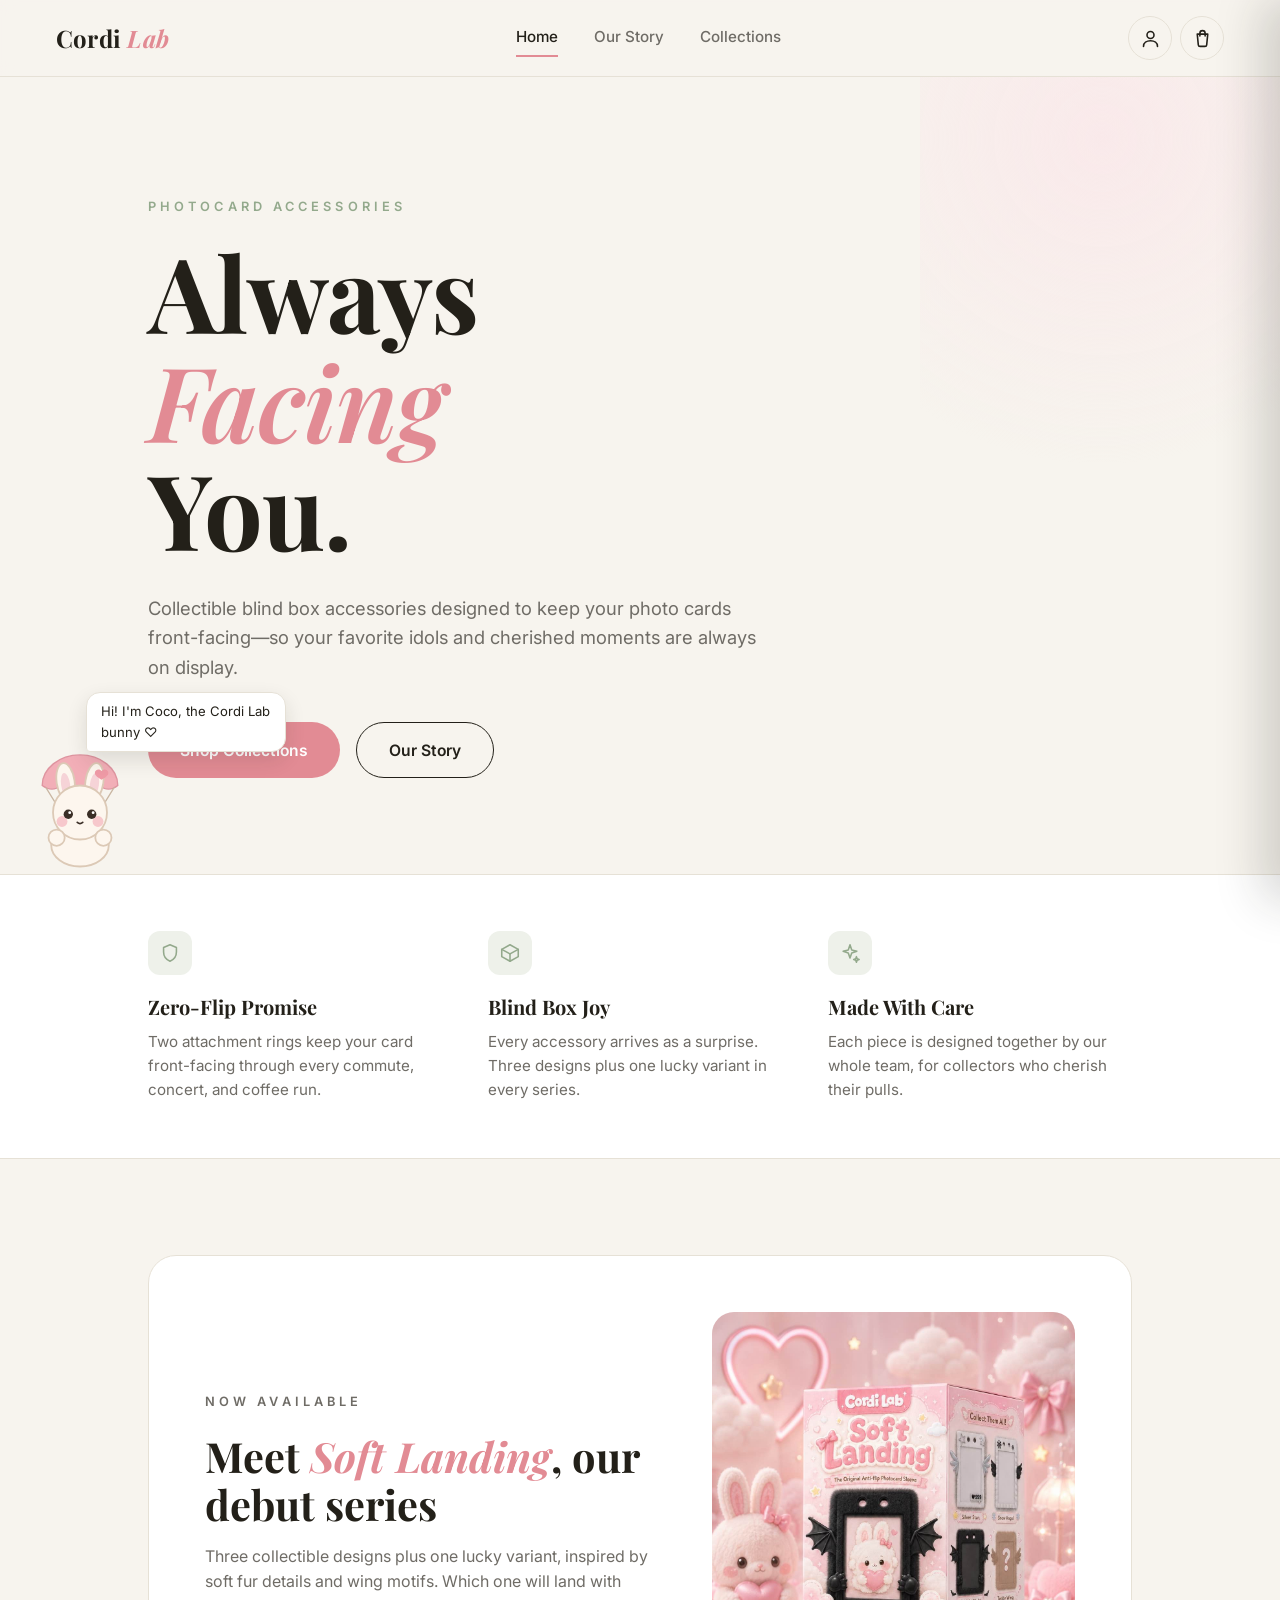
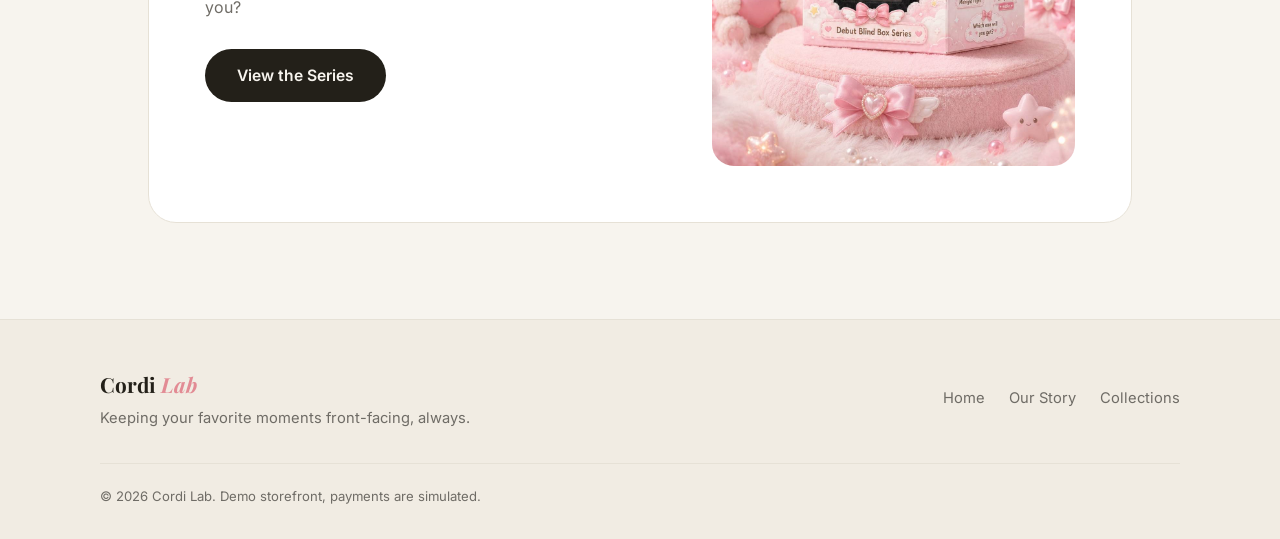
<file: index.html>
<!DOCTYPE html>
<html lang="en">
<head>
<meta charset="UTF-8">
<meta name="viewport" content="width=device-width, initial-scale=1.0">
<title>Cordi Lab — Photocard Accessories</title>
<meta name="description" content="Collectible blind box accessories designed to keep your photo cards front-facing.">
<link rel="preconnect" href="https://fonts.googleapis.com">
<link rel="preconnect" href="https://fonts.gstatic.com" crossorigin>
<link href="https://fonts.googleapis.com/css2?family=Playfair+Display:ital,wght@0,500;0,600;0,700;1,500;1,600&family=Inter:wght@400;500;600&display=swap" rel="stylesheet">
<link rel="stylesheet" href="styles.css?v=12">
<link rel="icon" href="img/favicon.svg" type="image/svg+xml">
<link rel="icon" href="img/favicon.png" type="image/png" sizes="64x64">
<link rel="apple-touch-icon" href="img/favicon-180.png">
</head>
<body>

<header class="site-header">
  <a class="brand" href="#/">Cordi <span>Lab</span></a>
  <nav class="site-nav" aria-label="Main navigation">
    <a href="#/" data-nav="home">Home</a>
    <a href="#/our-story" data-nav="our-story">Our Story</a>
    <a href="#/collections" data-nav="collections">Collections</a>
  </nav>
  <div class="header-icons">
  <a class="cart-button" id="account-button" href="#/account" aria-label="Your account">
    <svg viewBox="0 0 24 24" fill="none" stroke="currentColor" stroke-width="1.8" stroke-linecap="round" stroke-linejoin="round" aria-hidden="true">
      <circle cx="12" cy="8" r="4"/>
      <path d="M4 21c0-4 3.6-6.5 8-6.5s8 2.5 8 6.5"/>
    </svg>
  </a>
  <button class="cart-button" id="cart-button" aria-label="Open cart">
    <svg viewBox="0 0 24 24" fill="none" stroke="currentColor" stroke-width="1.8" stroke-linecap="round" stroke-linejoin="round" aria-hidden="true">
      <path d="M6 7h12l-1.2 12.2a2 2 0 0 1-2 1.8H9.2a2 2 0 0 1-2-1.8L6 7z"/>
      <path d="M9 9V6a3 3 0 0 1 6 0v3"/>
    </svg>
    <span class="cart-count" id="cart-count" hidden>0</span>
  </button>
  </div>
</header>

<main id="app" tabindex="-1"></main>

<footer class="site-footer">
  <div class="footer-inner">
    <div>
      <p class="footer-brand">Cordi <span>Lab</span></p>
      <p class="footer-tag">Keeping your favorite moments front-facing, always.</p>
    </div>
    <nav class="footer-nav" aria-label="Footer navigation">
      <a href="#/">Home</a>
      <a href="#/our-story">Our Story</a>
      <a href="#/collections">Collections</a>
    </nav>
  </div>
  <p class="footer-note">&copy; 2026 Cordi Lab. Demo storefront, payments are simulated.</p>
</footer>

<!-- Cart drawer -->
<div class="drawer-backdrop" id="drawer-backdrop" hidden></div>
<aside class="cart-drawer" id="cart-drawer" aria-label="Shopping cart" aria-hidden="true">
  <div class="cart-drawer-head">
    <h2>Your Cart</h2>
    <button class="icon-button" id="cart-close" aria-label="Close cart">&times;</button>
  </div>
  <div class="cart-items" id="cart-items"></div>
  <div class="cart-drawer-foot" id="cart-foot"></div>
</aside>

<!-- Mascot -->
<div class="mascot" id="mascot">
  <div class="coco-chat" id="coco-chat" role="dialog" aria-label="Chat with Coco" hidden>
    <div class="coco-chat-head">
      <span class="coco-chat-title">Coco <em>the Cordi bunny</em></span>
      <button class="icon-button" id="coco-chat-close" aria-label="Close chat">&times;</button>
    </div>
    <div class="coco-chat-messages" id="coco-chat-messages" aria-live="polite"></div>
    <div class="coco-chat-chips" id="coco-chat-chips"></div>
    <form class="coco-chat-inputrow" id="coco-chat-form">
      <input id="coco-chat-input" type="text" placeholder="Ask Coco anything…" autocomplete="off" maxlength="200">
      <button type="submit" class="coco-chat-send" aria-label="Send message">➤</button>
    </form>
  </div>
  <div class="mascot-bubble" id="mascot-bubble" hidden></div>
  <button class="mascot-stage" id="mascot-stage" aria-label="Chat with Coco, the Cordi Lab mascot"></button>
</div>

<div class="toast" id="toast" role="status" aria-live="polite" hidden></div>

<script src="app.js?v=12"></script>
</body>
</html>
</file>
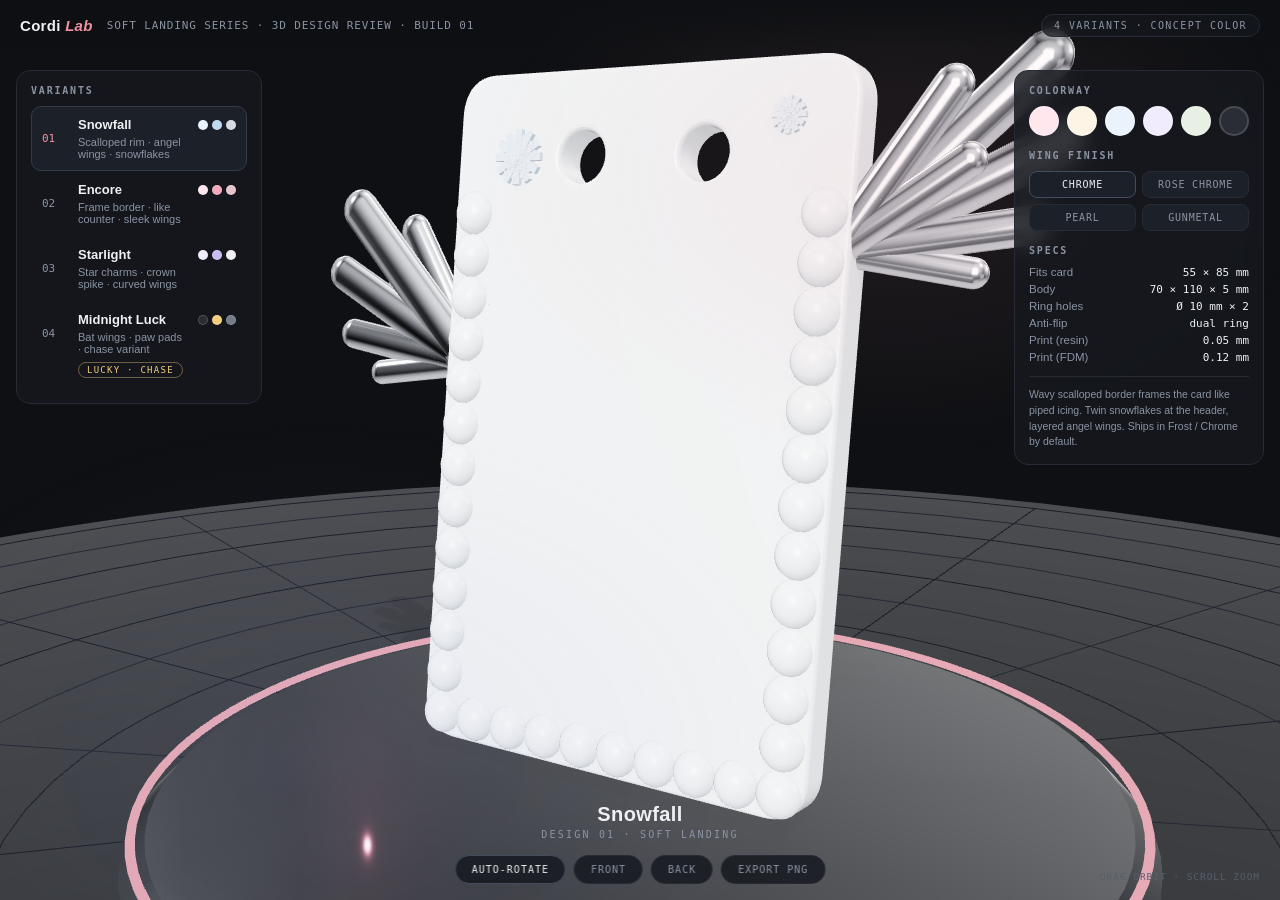
<file: design/index.html>
<!DOCTYPE html>
<html lang="en">
<head>
<meta charset="UTF-8">
<meta name="viewport" content="width=device-width, initial-scale=1.0">
<title>Cordi Lab — Soft Landing 3D Design Review</title>
<style>
  :root {
    --bg: #0e1013;
    --panel: #16191f;
    --panel2: #1c2028;
    --line: #262b35;
    --ink: #eef0f4;
    --dim: #8b93a3;
    --pink: #f191a3;
    --gold: #f2ce7e;
    --mono: "SF Mono", "Cascadia Code", Consolas, monospace;
    --sans: "Helvetica Neue", Arial, sans-serif;
  }
  * { margin: 0; padding: 0; box-sizing: border-box; }
  html, body { height: 100%; overflow: hidden; background: var(--bg); color: var(--ink); font-family: var(--sans); }

  #canvas-wrap { position: fixed; inset: 0; }
  #canvas-wrap canvas { display: block; }
  #glow {
    position: fixed; inset: 0; pointer-events: none;
    background:
      radial-gradient(600px 400px at 70% 20%, rgba(241,145,163,0.09), transparent 70%),
      radial-gradient(700px 500px at 25% 85%, rgba(126,156,242,0.07), transparent 70%);
  }

  .topbar {
    position: fixed; top: 0; left: 0; right: 0; z-index: 10;
    display: flex; align-items: center; gap: 14px;
    padding: 14px 20px;
    background: linear-gradient(180deg, rgba(14,16,19,0.9), rgba(14,16,19,0));
  }
  .brand { font-weight: 700; letter-spacing: 0.02em; font-size: 15px; }
  .brand em { color: var(--pink); font-style: italic; }
  .crumb { font-family: var(--mono); font-size: 11px; color: var(--dim); letter-spacing: 0.08em; }
  .badge {
    margin-left: auto; font-family: var(--mono); font-size: 10px; letter-spacing: 0.14em;
    border: 1px solid var(--line); color: var(--dim); border-radius: 999px; padding: 5px 12px;
    background: rgba(22,25,31,0.7); backdrop-filter: blur(6px);
  }

  .panel {
    position: fixed; z-index: 10;
    background: rgba(22,25,31,0.82); backdrop-filter: blur(10px);
    border: 1px solid var(--line); border-radius: 14px;
    padding: 14px;
  }
  .panel h3 {
    font-family: var(--mono); font-size: 10px; font-weight: 600;
    letter-spacing: 0.18em; color: var(--dim); text-transform: uppercase;
    margin-bottom: 10px;
  }

  #variants { left: 16px; top: 70px; width: 246px; }
  .variant {
    display: grid; grid-template-columns: 26px 1fr auto; gap: 4px 10px; align-items: center;
    width: 100%; text-align: left;
    background: none; border: 1px solid transparent; border-radius: 10px;
    color: var(--ink); padding: 10px; cursor: pointer; font: inherit;
  }
  .variant:hover { background: var(--panel2); }
  .variant.active { background: var(--panel2); border-color: #333a48; }
  .variant .num { grid-row: span 2; font-family: var(--mono); font-size: 11px; color: var(--dim); }
  .variant.active .num { color: var(--pink); }
  .variant .name { font-size: 13px; font-weight: 600; }
  .variant .sub { grid-column: 2; font-size: 11px; color: var(--dim); }
  .variant .dots { display: flex; gap: 4px; }
  .variant .dots i { width: 10px; height: 10px; border-radius: 50%; border: 1px solid rgba(255,255,255,0.18); }
  .lucky-tag {
    grid-column: 2; margin-top: 3px; justify-self: start;
    font-family: var(--mono); font-size: 9px; letter-spacing: 0.14em;
    color: var(--gold); border: 1px solid rgba(242,206,126,0.4); border-radius: 999px; padding: 2px 8px;
  }

  #inspector { right: 16px; top: 70px; width: 250px; max-height: calc(100vh - 150px); overflow-y: auto; }
  #inspector::-webkit-scrollbar { width: 0; }
  .swatches { display: flex; flex-wrap: wrap; gap: 8px; margin-bottom: 14px; }
  .swatch {
    width: 30px; height: 30px; border-radius: 50%;
    border: 2px solid rgba(255,255,255,0.14); cursor: pointer; padding: 0;
  }
  .swatch.active { border-color: #fff; box-shadow: 0 0 0 2px rgba(255,255,255,0.2); }
  .finish { display: grid; grid-template-columns: 1fr 1fr; gap: 6px; margin-bottom: 14px; }
  .finish button {
    font-family: var(--mono); font-size: 10px; letter-spacing: 0.08em;
    background: var(--panel2); color: var(--dim); border: 1px solid var(--line);
    border-radius: 8px; padding: 7px 4px; cursor: pointer;
  }
  .finish button.active { color: var(--ink); border-color: #444d60; }
  .spec { font-size: 11.5px; color: var(--dim); display: grid; grid-template-columns: auto 1fr; gap: 4px 12px; }
  .spec b { color: var(--ink); font-weight: 500; font-family: var(--mono); font-size: 11px; text-align: right; }
  .note { margin-top: 12px; font-size: 10.5px; line-height: 1.5; color: var(--dim); border-top: 1px solid var(--line); padding-top: 10px; }

  #hud {
    position: fixed; bottom: 16px; left: 50%; transform: translateX(-50%); z-index: 10;
    display: flex; gap: 8px; align-items: center;
  }
  #hud button {
    font-family: var(--mono); font-size: 10px; letter-spacing: 0.1em;
    background: rgba(22,25,31,0.85); color: var(--dim); border: 1px solid var(--line);
    border-radius: 999px; padding: 8px 16px; cursor: pointer; backdrop-filter: blur(8px);
  }
  #hud button:hover, #hud button.on { color: var(--ink); border-color: #444d60; }
  #hint {
    position: fixed; bottom: 18px; right: 20px; z-index: 10;
    font-family: var(--mono); font-size: 9.5px; letter-spacing: 0.1em; color: #575f6e;
  }
  #title-card {
    position: fixed; bottom: 60px; left: 50%; transform: translateX(-50%); z-index: 9;
    text-align: center; pointer-events: none;
  }
  #title-card .t { font-size: 20px; font-weight: 700; letter-spacing: 0.02em; }
  #title-card .s { font-family: var(--mono); font-size: 10px; letter-spacing: 0.22em; color: var(--dim); text-transform: uppercase; margin-top: 3px; }

  @media (max-width: 900px) {
    #variants { width: 200px; }
    #inspector { display: none; }
  }
</style>
<script type="importmap">
  { "imports": { "three": "./vendor/three.module.js" } }
</script>
</head>
<body>
<div id="canvas-wrap"></div>
<div id="glow"></div>

<div class="topbar">
  <span class="brand">Cordi <em>Lab</em></span>
  <span class="crumb">SOFT LANDING SERIES · 3D DESIGN REVIEW · BUILD 01</span>
  <span class="badge">4 VARIANTS · CONCEPT COLOR</span>
</div>

<div class="panel" id="variants"><h3>Variants</h3></div>

<div class="panel" id="inspector">
  <h3>Colorway</h3>
  <div class="swatches" id="body-swatches"></div>
  <h3>Wing Finish</h3>
  <div class="finish" id="wing-finishes"></div>
  <h3>Specs</h3>
  <div class="spec">
    <span>Fits card</span><b>55 × 85 mm</b>
    <span>Body</span><b>70 × 110 × 5 mm</b>
    <span>Ring holes</span><b>Ø 10 mm × 2</b>
    <span>Anti-flip</span><b>dual ring</b>
    <span>Print (resin)</span><b>0.05 mm</b>
    <span>Print (FDM)</span><b>0.12 mm</b>
  </div>
  <p class="note" id="design-note"></p>
</div>

<div id="title-card"><div class="t" id="tc-name"></div><div class="s" id="tc-sub"></div></div>

<div id="hud">
  <button id="btn-rotate" class="on">AUTO-ROTATE</button>
  <button id="btn-front">FRONT</button>
  <button id="btn-back">BACK</button>
  <button id="btn-export">EXPORT PNG</button>
</div>
<div id="hint">DRAG ORBIT · SCROLL ZOOM</div>

<script type="module">
import * as THREE from 'three';
import { OrbitControls } from './vendor/OrbitControls.js';
import { RoomEnvironment } from './vendor/RoomEnvironment.js';

/* ---------- renderer / scene ---------- */

const wrap = document.getElementById('canvas-wrap');
const renderer = new THREE.WebGLRenderer({ antialias: true, preserveDrawingBuffer: true });
renderer.setPixelRatio(Math.min(devicePixelRatio, 2));
renderer.setSize(innerWidth, innerHeight);
renderer.shadowMap.enabled = true;
renderer.shadowMap.type = THREE.PCFSoftShadowMap;
renderer.toneMapping = THREE.ACESFilmicToneMapping;
renderer.toneMappingExposure = 1.05;
wrap.appendChild(renderer.domElement);

const scene = new THREE.Scene();
scene.background = new THREE.Color(0x0e1013);
scene.fog = new THREE.Fog(0x0e1013, 420, 900);

const pmrem = new THREE.PMREMGenerator(renderer);
scene.environment = pmrem.fromScene(new RoomEnvironment(), 0.04).texture;

const camera = new THREE.PerspectiveCamera(38, innerWidth / innerHeight, 1, 2000);
camera.position.set(110, 95, 175);

const controls = new OrbitControls(camera, renderer.domElement);
controls.target.set(0, 58, 0);
controls.enableDamping = true;
controls.autoRotate = true;
controls.autoRotateSpeed = 1.1;
controls.minDistance = 90;
controls.maxDistance = 420;
controls.maxPolarAngle = Math.PI * 0.55;

/* lights */
const key = new THREE.DirectionalLight(0xffffff, 1.4);
key.position.set(80, 160, 100);
key.castShadow = true;
key.shadow.mapSize.set(2048, 2048);
key.shadow.camera.left = -120; key.shadow.camera.right = 120;
key.shadow.camera.top = 160; key.shadow.camera.bottom = -60;
key.shadow.radius = 6;
scene.add(key);
const rimPink = new THREE.PointLight(0xf191a3, 900, 600); rimPink.position.set(-140, 90, -80); scene.add(rimPink);
const rimBlue = new THREE.PointLight(0x7e9cf2, 700, 600); rimBlue.position.set(150, 60, -120); scene.add(rimBlue);

/* stage */
const floor = new THREE.Mesh(
  new THREE.CircleGeometry(260, 72),
  new THREE.MeshStandardMaterial({ color: 0x14161b, roughness: 0.85, metalness: 0.1 })
);
floor.rotation.x = -Math.PI / 2;
floor.receiveShadow = true;
scene.add(floor);

const disc = new THREE.Mesh(
  new THREE.CylinderGeometry(78, 82, 4, 72),
  new THREE.MeshPhysicalMaterial({ color: 0x1b1e25, roughness: 0.35, metalness: 0.5, clearcoat: 0.5 })
);
disc.position.y = 2;
disc.receiveShadow = true;
scene.add(disc);

const ring = new THREE.Mesh(
  new THREE.TorusGeometry(80, 0.7, 12, 96),
  new THREE.MeshBasicMaterial({ color: 0xf191a3 })
);
ring.rotation.x = Math.PI / 2;
ring.position.y = 4.2;
scene.add(ring);

const grid = new THREE.PolarGridHelper(250, 16, 10, 60, 0x232833, 0x1a1e27);
grid.position.y = 0.2;
scene.add(grid);

/* ---------- materials ---------- */

const matBody = new THREE.MeshPhysicalMaterial({ color: 0xffe7ed, roughness: 0.34, clearcoat: 0.65, clearcoatRoughness: 0.25 });
const matAccent = new THREE.MeshPhysicalMaterial({ color: 0xf2a9bb, roughness: 0.3, clearcoat: 0.5 });
const matWing = new THREE.MeshPhysicalMaterial({ color: 0xd6dae2, roughness: 0.12, metalness: 1.0 });

const WING_FINISHES = {
  CHROME: 0xd6dae2, 'ROSE CHROME': 0xe9c3cc, PEARL: 0xf2eff5, GUNMETAL: 0x757b87,
};
const BODY_COLORS = {
  Blush: 0xffe7ed, Cream: 0xfdf4e6, Frost: 0xeaf3fb, Lilac: 0xf0ebfd, Sage: 0xe7f0e2, Midnight: 0x2a2d35,
};

/* ---------- geometry helpers ---------- */

function roundedRect(w, h, r) {
  const s = new THREE.Shape();
  s.moveTo(-w/2 + r, -h/2);
  s.lineTo(w/2 - r, -h/2); s.quadraticCurveTo(w/2, -h/2, w/2, -h/2 + r);
  s.lineTo(w/2, h/2 - r); s.quadraticCurveTo(w/2, h/2, w/2 - r, h/2);
  s.lineTo(-w/2 + r, h/2); s.quadraticCurveTo(-w/2, h/2, -w/2, h/2 - r);
  s.lineTo(-w/2, -h/2 + r); s.quadraticCurveTo(-w/2, -h/2, -w/2 + r, -h/2);
  return s;
}

const W = 70, H = 110, T = 5;

function makePlate() {
  const shape = roundedRect(W, H, 6);
  for (const hx of [-11, 11]) {
    const hole = new THREE.Path();
    hole.absarc(hx, H/2 - 13, 5, 0, Math.PI * 2, true);
    shape.holes.push(hole);
  }
  const geo = new THREE.ExtrudeGeometry(shape, { depth: T, bevelEnabled: true, bevelSize: 0.8, bevelThickness: 0.8, bevelSegments: 3, curveSegments: 24 });
  const mesh = new THREE.Mesh(geo, matBody);
  mesh.castShadow = mesh.receiveShadow = true;
  return mesh;
}

function makeFrame() {
  const g = new THREE.Group();
  const t = 2.4, tall = 1.6, inset = 5;
  const iw = W - inset * 2, ih = H - inset * 2 - 16;
  const mk = (w, h, x, y) => {
    const m = new THREE.Mesh(new THREE.BoxGeometry(w, h, tall), matBody);
    m.position.set(x, y, T + tall / 2);
    m.castShadow = true;
    g.add(m);
  };
  const cy = -8;
  mk(iw, t, 0, cy + ih / 2);
  mk(iw, t, 0, cy - ih / 2);
  mk(t, ih, -iw / 2 + t / 2, cy);
  mk(t, ih, iw / 2 - t / 2, cy);
  return g;
}

function makeScallops() {
  const g = new THREE.Group();
  const r = 3.6, step = 6.6;
  const edge = (x0, y0, x1, y1) => {
    const dx = x1 - x0, dy = y1 - y0;
    const len = Math.hypot(dx, dy);
    const n = Math.floor(len / step);
    for (let i = 0; i <= n; i++) {
      const p = i / n;
      const m = new THREE.Mesh(new THREE.SphereGeometry(r, 18, 14), matBody);
      m.position.set(x0 + dx * p, y0 + dy * p, T + 0.6);
      m.scale.z = 0.72;
      m.castShadow = true;
      g.add(m);
    }
  };
  const ix = W / 2 - 3.4, top = H / 2 - 22, bot = -H / 2 + 3.4;
  edge(-ix, top, -ix, bot);
  edge(ix, top, ix, bot);
  edge(-ix, bot, ix, bot);
  return g;
}

/* A feather is a flattened capsule whose ROOT sits at the group origin,
   so a fan of rotated feathers reads as one attached wing. */
function rootedFeather(len, r, angleDeg, z) {
  const geo = new THREE.CapsuleGeometry(r, len, 6, 14);
  geo.translate(0, len / 2 + r * 0.4, 0);
  geo.scale(1, 1, 0.55);
  const m = new THREE.Mesh(geo, matWing);
  m.castShadow = true;
  m.rotation.z = THREE.MathUtils.degToRad(-90 + angleDeg);
  m.position.z = z;
  return m;
}

function wingFan(side, layers) {
  const g = new THREE.Group();
  for (const { specs, z } of layers) {
    for (const [len, r, angle] of specs) {
      g.add(rootedFeather(len, r, angle, z));
    }
  }
  if (side < 0) g.rotation.y = Math.PI;
  return g;
}

function makeWingSleek(side) {
  return wingFan(side, [
    { z: 0, specs: [[34, 3.3, 40], [30, 2.9, 21], [25, 2.5, 4], [18, 2.1, -11]] },
  ]);
}

function makeWingAngel(side) {
  return wingFan(side, [
    { z: -0.4, specs: [[36, 3.7, 44], [32, 3.2, 26], [26, 2.7, 8], [19, 2.2, -8]] },
    { z: 1.4, specs: [[26, 3.0, 56], [21, 2.6, 34]] },
  ]);
}

function makeWingBat(side) {
  const s = new THREE.Shape();
  s.moveTo(0, 0);
  s.lineTo(10 * side === 0 ? 10 : 10, 14);
  const p = (x, y) => [x * 1, y];
  s.moveTo(0, -2);
  s.lineTo(8, 16);
  s.lineTo(20, 22);
  s.lineTo(34, 24);
  s.lineTo(46, 22);
  s.quadraticCurveTo(40, 12, 42, 4);
  s.quadraticCurveTo(32, 8, 28, 2);
  s.quadraticCurveTo(20, 6, 16, 0);
  s.quadraticCurveTo(8, 2, 0, -2);
  const geo = new THREE.ExtrudeGeometry(s, { depth: 1.6, bevelEnabled: true, bevelSize: 0.5, bevelThickness: 0.5, bevelSegments: 2 });
  const m = new THREE.Mesh(geo, matWing);
  m.castShadow = true;
  if (side < 0) m.rotation.y = Math.PI;
  return m;
}

function starShape(R, r) {
  const s = new THREE.Shape();
  for (let i = 0; i < 10; i++) {
    const rad = i % 2 === 0 ? R : r;
    const a = (i / 10) * Math.PI * 2 - Math.PI / 2;
    const x = Math.cos(a) * rad, y = Math.sin(a) * rad;
    i === 0 ? s.moveTo(x, y) : s.lineTo(x, y);
  }
  s.closePath();
  return s;
}

function makeStar(size, mat) {
  const geo = new THREE.ExtrudeGeometry(starShape(size, size * 0.45), { depth: 1.8, bevelEnabled: true, bevelSize: 0.4, bevelThickness: 0.4, bevelSegments: 2 });
  const m = new THREE.Mesh(geo, mat || matAccent);
  m.castShadow = true;
  return m;
}

function makeHeart(size, mat) {
  const s = new THREE.Shape();
  s.moveTo(0, -size * 0.9);
  s.bezierCurveTo(size * 1.3, 0, size * 0.75, size, 0, size * 0.35);
  s.bezierCurveTo(-size * 0.75, size, -size * 1.3, 0, 0, -size * 0.9);
  const geo = new THREE.ExtrudeGeometry(s, { depth: 1.6, bevelEnabled: true, bevelSize: 0.35, bevelThickness: 0.35, bevelSegments: 2 });
  const m = new THREE.Mesh(geo, mat || matAccent);
  m.castShadow = true;
  return m;
}

function makeSnowflake(size) {
  const g = new THREE.Group();
  for (let i = 0; i < 6; i++) {
    const arm = new THREE.Mesh(new THREE.BoxGeometry(size, size * 0.14, 1.2), matAccent);
    arm.rotation.z = (i / 6) * Math.PI;
    g.add(arm);
    for (const d of [-1, 1]) {
      for (const off of [0.28, 0.6]) {
        const twig = new THREE.Mesh(new THREE.BoxGeometry(size * 0.26, size * 0.1, 1.2), matAccent);
        const a = (i / 6) * Math.PI;
        const bx = Math.cos(a) * size * off * 0.5 * (d > 0 ? 1 : -1);
        const by = Math.sin(a) * size * off * 0.5 * (d > 0 ? 1 : -1);
        twig.position.set(bx, by, 0);
        twig.rotation.z = a + d * 0.7;
        g.add(twig);
      }
    }
  }
  g.children.forEach(c => { c.castShadow = true; });
  return g;
}

function makePaw(size) {
  const g = new THREE.Group();
  const pad = new THREE.Mesh(new THREE.SphereGeometry(size, 20, 16), matAccent);
  pad.scale.set(1, 0.85, 0.5);
  g.add(pad);
  for (let i = -1; i <= 1; i++) {
    const toe = new THREE.Mesh(new THREE.SphereGeometry(size * 0.38, 14, 12), matAccent);
    toe.scale.z = 0.5;
    toe.position.set(i * size * 0.72, size * 0.95 - Math.abs(i) * size * 0.18, 0);
    g.add(toe);
  }
  g.children.forEach(c => { c.castShadow = true; });
  return g;
}

function textDecal(text, wmm, colorFg, colorBg) {
  const c = document.createElement('canvas');
  c.width = 512; c.height = 256;
  const ctx = c.getContext('2d');
  if (colorBg) { ctx.fillStyle = colorBg; ctx.beginPath(); ctx.roundRect(6, 26, 500, 204, 60); ctx.fill(); }
  ctx.fillStyle = colorFg;
  ctx.font = 'bold 150px Georgia, serif';
  ctx.textAlign = 'center'; ctx.textBaseline = 'middle';
  ctx.fillText(text, 256, 136);
  const tex = new THREE.CanvasTexture(c);
  tex.anisotropy = 8;
  const m = new THREE.Mesh(
    new THREE.PlaneGeometry(wmm, wmm / 2),
    new THREE.MeshBasicMaterial({ map: tex, transparent: true })
  );
  return m;
}

/* ---------- variants ---------- */

function buildBase() {
  const g = new THREE.Group();
  g.add(makePlate());
  return g;
}

const DESIGNS = [
  {
    id: 'snowfall', name: 'Snowfall', sub: 'Scalloped rim · angel wings · snowflakes',
    note: 'Wavy scalloped border frames the card like piped icing. Twin snowflakes at the header, layered angel wings. Ships in Frost / Chrome by default.',
    colors: { body: 0xeaf3fb, accent: 0xbfd9ef, wing: 0xd6dae2 },
    build() {
      const g = buildBase();
      g.add(makeScallops());
      const sf1 = makeSnowflake(9); sf1.position.set(-23, H/2 - 13, T + 1); g.add(sf1);
      const sf2 = makeSnowflake(5.5); sf2.position.set(25, H/2 - 8, T + 1); g.add(sf2);
      const wl = makeWingAngel(-1); wl.position.set(-W/2 + 2, 8, T / 2); g.add(wl);
      const wr = makeWingAngel(1); wr.position.set(W/2 - 2, 28, T / 2); g.add(wr);
      return g;
    },
  },
  {
    id: 'encore', name: 'Encore', sub: 'Frame border · like counter · sleek wings',
    note: 'For the idol era. A raised frame, a pop star badge, a "?!" reaction, and a ♥999 like counter in the corner. Sleek four-feather wings.',
    colors: { body: 0xffe7ed, accent: 0xf2a9bb, wing: 0xe9c3cc },
    build() {
      const g = buildBase();
      g.add(makeFrame());
      const st = makeStar(6.5); st.position.set(-24, H/2 - 11, T + 0.4); st.rotation.z = 0.2; g.add(st);
      const q = textDecal('?!', 16, '#c4808f'); q.position.set(25, H/2 - 10, T + 1.9); g.add(q);
      const bubble = new THREE.Mesh(new THREE.BoxGeometry(26, 11, 1.8), matAccent);
      bubble.position.set(17, -H/2 + 13, T + 0.9); bubble.castShadow = true; g.add(bubble);
      const heart = makeHeart(3.2, matBody); heart.position.set(8, -H/2 + 13, T + 1.6); g.add(heart);
      const n999 = textDecal('999', 16, '#fff'); n999.position.set(20.5, -H/2 + 13, T + 2.0); g.add(n999);
      const wl = makeWingSleek(-1); wl.position.set(-W/2 + 2, 20, T / 2); g.add(wl);
      const wr = makeWingSleek(1); wr.position.set(W/2 - 2, 32, T / 2); g.add(wr);
      return g;
    },
  },
  {
    id: 'starlight', name: 'Starlight', sub: 'Star charms · crown spike · curved wings',
    note: 'Constellation cut. Raised stars pinned to the frame corners and a crown spike at the crest. Curved wings sweep upward for the flight motif.',
    colors: { body: 0xf0ebfd, accent: 0xcabcf2, wing: 0xf2eff5 },
    build() {
      const g = buildBase();
      g.add(makeFrame());
      const spike = new THREE.Mesh(new THREE.ConeGeometry(2.6, 14, 16), matAccent);
      spike.position.set(0, H/2 + 5, T / 2); spike.castShadow = true; g.add(spike);
      const s1 = makeStar(7); s1.position.set(-W/2 + 4, 4, T + 0.6); s1.rotation.z = 0.3; g.add(s1);
      const s2 = makeStar(7); s2.position.set(W/2 - 5, -H/2 + 16, T + 0.6); s2.rotation.z = -0.4; g.add(s2);
      const s3 = makeStar(4, matBody); s3.position.set(-22, H/2 - 10, T + 0.4); g.add(s3);
      const s4 = makeStar(4, matBody); s4.position.set(23, H/2 - 10, T + 0.4); g.add(s4);
      const wl = makeWingAngel(-1); wl.position.set(-W/2 + 2, 12, T / 2); wl.rotation.z = 0.2; g.add(wl);
      const wr = makeWingAngel(1); wr.position.set(W/2 - 2, 28, T / 2); wr.rotation.z = -0.2; g.add(wr);
      return g;
    },
  },
  {
    id: 'midnight-luck', name: 'Midnight Luck', sub: 'Bat wings · paw pads · chase variant',
    note: 'The lucky variant. Bat wings, beans-up paw pads, gloss midnight body with gold accents. One hides in the series - if you pull it, it found you.',
    lucky: true,
    colors: { body: 0x2a2d35, accent: 0xf2ce7e, wing: 0x757b87 },
    build() {
      const g = buildBase();
      g.add(makeFrame());
      const p1 = makePaw(6); p1.position.set(-14, -H/2 + 26, T + 1.4); p1.rotation.z = 0.25; g.add(p1);
      const p2 = makePaw(6); p2.position.set(26, 8, T + 1.4); p2.rotation.z = -0.3; g.add(p2);
      const wl = makeWingBat(-1); wl.position.set(-W/2 + 4, 4, T / 2); g.add(wl);
      const wr = makeWingBat(1); wr.position.set(W/2 - 4, 30, T / 2); g.add(wr);
      return g;
    },
  },
];

/* ---------- holder mount / swap ---------- */

const mount = new THREE.Group();
mount.position.y = 62;
mount.rotation.x = THREE.MathUtils.degToRad(-8);
scene.add(mount);

let current = null;
let activeIdx = 0;

function show(idx) {
  activeIdx = idx;
  const d = DESIGNS[idx];
  if (current) mount.remove(current);
  matBody.color.setHex(d.colors.body);
  matAccent.color.setHex(d.colors.accent);
  matWing.color.setHex(d.colors.wing);
  current = d.build();
  current.position.y = 0;
  mount.add(current);
  document.getElementById('tc-name').textContent = d.name;
  document.getElementById('tc-sub').textContent = (d.lucky ? 'LUCKY VARIANT · ' : 'DESIGN 0' + (idx + 1) + ' · ') + 'SOFT LANDING';
  document.getElementById('design-note').textContent = d.note;
  document.querySelectorAll('.variant').forEach((b, i) => b.classList.toggle('active', i === idx));
  document.querySelectorAll('#body-swatches .swatch').forEach(s => s.classList.remove('active'));
}

/* ---------- UI ---------- */

const variantsEl = document.getElementById('variants');
DESIGNS.forEach((d, i) => {
  const b = document.createElement('button');
  b.className = 'variant';
  b.innerHTML = `
    <span class="num">0${i + 1}</span>
    <span class="name">${d.name}</span>
    <span class="dots">
      <i style="background:#${d.colors.body.toString(16).padStart(6, '0')}"></i>
      <i style="background:#${d.colors.accent.toString(16).padStart(6, '0')}"></i>
      <i style="background:#${d.colors.wing.toString(16).padStart(6, '0')}"></i>
    </span>
    <span class="sub">${d.sub}</span>
    ${d.lucky ? '<span class="lucky-tag">LUCKY · CHASE</span>' : ''}`;
  b.addEventListener('click', () => show(i));
  variantsEl.appendChild(b);
});

const swEl = document.getElementById('body-swatches');
for (const [name, hex] of Object.entries(BODY_COLORS)) {
  const s = document.createElement('button');
  s.className = 'swatch';
  s.title = name;
  s.style.background = '#' + hex.toString(16).padStart(6, '0');
  s.addEventListener('click', () => {
    matBody.color.setHex(hex);
    document.querySelectorAll('#body-swatches .swatch').forEach(x => x.classList.remove('active'));
    s.classList.add('active');
  });
  swEl.appendChild(s);
}

const wfEl = document.getElementById('wing-finishes');
Object.entries(WING_FINISHES).forEach(([name, hex], i) => {
  const b = document.createElement('button');
  b.textContent = name;
  if (i === 0) b.classList.add('active');
  b.addEventListener('click', () => {
    matWing.color.setHex(hex);
    wfEl.querySelectorAll('button').forEach(x => x.classList.remove('active'));
    b.classList.add('active');
  });
  wfEl.appendChild(b);
});

const btnRot = document.getElementById('btn-rotate');
btnRot.addEventListener('click', () => {
  controls.autoRotate = !controls.autoRotate;
  btnRot.classList.toggle('on', controls.autoRotate);
});
document.getElementById('btn-front').addEventListener('click', () => {
  camera.position.set(0, 75, 210); controls.target.set(0, 58, 0);
});
document.getElementById('btn-back').addEventListener('click', () => {
  camera.position.set(0, 75, -210); controls.target.set(0, 58, 0);
});
document.getElementById('btn-export').addEventListener('click', () => {
  const a = document.createElement('a');
  a.download = `cordi-${DESIGNS[activeIdx].id}.png`;
  a.href = renderer.domElement.toDataURL('image/png');
  a.click();
});

addEventListener('resize', () => {
  camera.aspect = innerWidth / innerHeight;
  camera.updateProjectionMatrix();
  renderer.setSize(innerWidth, innerHeight);
});

show(0);

/* Studio hook for automated product shots */
window.__cordi = {
  show, scene, camera, controls, renderer, floor, disc, ring, grid, key,
  whiteStudio() {
    scene.background = new THREE.Color(0xffffff);
    scene.fog = null;
    floor.material.color.setHex(0xffffff);
    floor.material.roughness = 0.95;
    disc.visible = ring.visible = grid.visible = false;
    controls.autoRotate = false;
    renderer.toneMappingExposure = 1.15;
    for (const id of ['glow', 'variants', 'inspector', 'hud', 'hint', 'title-card'])
      document.getElementById(id)?.remove();
    document.querySelector('.topbar')?.remove();
  },
  view(px, py, pz, tx, ty, tz) {
    camera.position.set(px, py, pz);
    controls.target.set(tx, ty, tz);
    controls.update();
  },
};

renderer.setAnimationLoop(() => {
  controls.update();
  ring.rotation.z += 0.0016;
  renderer.render(scene, camera);
});
</script>
</body>
</html>
</file>
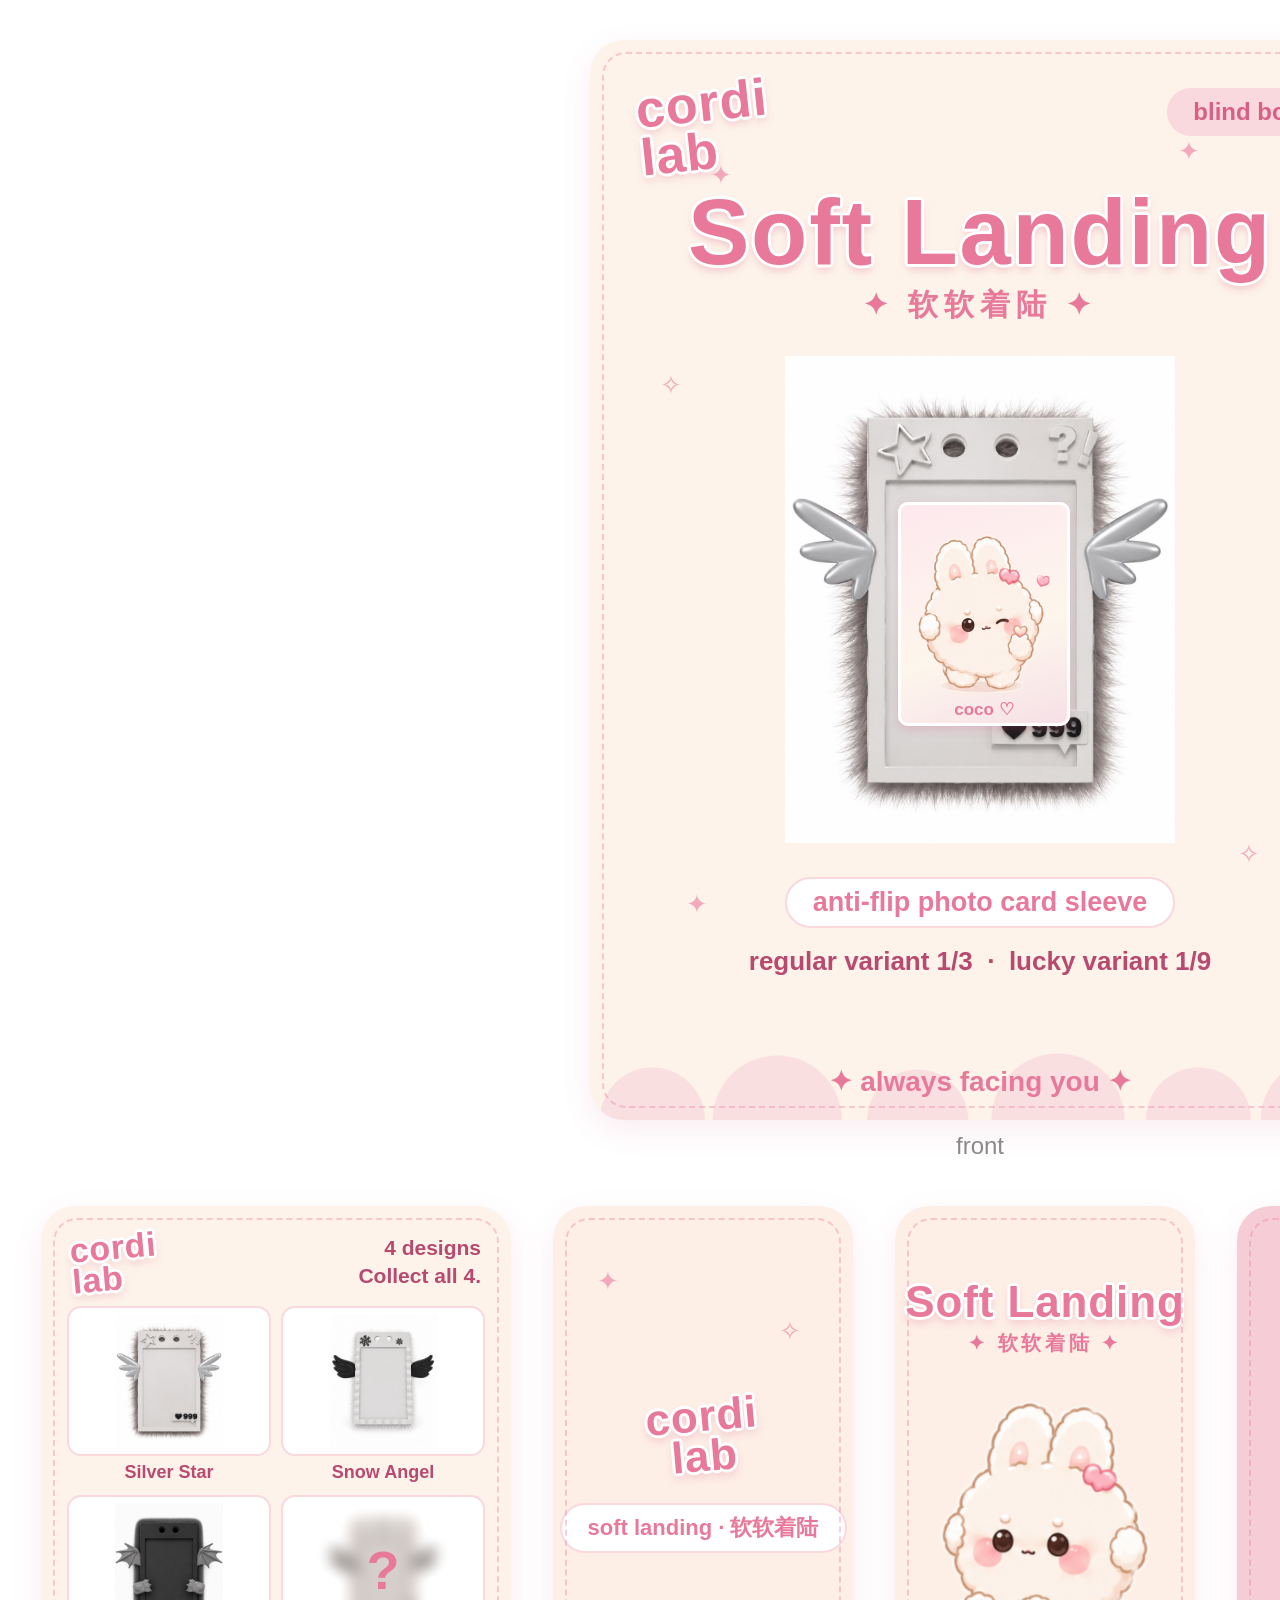
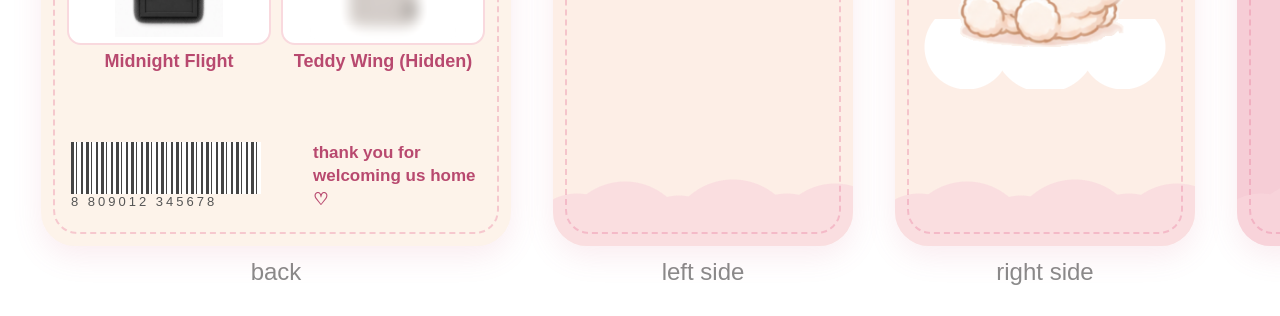
<file: design/box/index.html>
<!DOCTYPE html>
<html lang="en">
<head>
<meta charset="UTF-8">
<title>Cordi Lab — Soft Landing Blind Box Packaging</title>
<style>
  :root {
    --cream: #fdf3ea;
    --cream2: #fdeee6;
    --pink: #e8799a;
    --pink-deep: #d95f86;
    --pink-soft: #f9d9de;
    --pink-panel: #f6cdd6;
    --ink: #b8496f;
    --sparkle: #f2a9bb;
  }
  * { margin: 0; padding: 0; box-sizing: border-box; }
  body {
    background: #ffffff;
    font-family: 'Trebuchet MS', 'Segoe UI', Verdana, sans-serif;
    width: 1960px;
    padding: 40px 30px 30px;
  }

  .bubble {
    font-weight: 700;
    color: var(--pink);
    letter-spacing: 0.02em;
    text-shadow:
      -2px -2px 0 #fff, 2px -2px 0 #fff, -2px 2px 0 #fff, 2px 2px 0 #fff,
      -3px 0 0 #fff, 3px 0 0 #fff, 0 -3px 0 #fff, 0 3px 0 #fff,
      0 5px 8px rgba(216, 95, 134, 0.35);
    line-height: 0.92;
  }

  .panel {
    background: var(--cream);
    border-radius: 34px;
    position: relative;
    overflow: hidden;
    box-shadow: 0 10px 30px rgba(216, 95, 134, 0.12);
  }
  .panel::after {
    content: "";
    position: absolute;
    inset: 12px;
    border: 2px dashed rgba(232, 121, 154, 0.35);
    border-radius: 24px;
    pointer-events: none;
  }
  .plabel {
    text-align: center;
    color: #8a8a8a;
    font-size: 24px;
    margin-top: 12px;
  }

  .sk { position: absolute; color: var(--sparkle); font-size: 26px; }

  /* cloud bottom edge */
  .cloudedge {
    position: absolute;
    left: 0; right: 0; bottom: 0;
    height: 74px;
    background:
      radial-gradient(circle at 8% 100%, var(--pink-soft) 52px, transparent 53px),
      radial-gradient(circle at 24% 100%, var(--pink-soft) 64px, transparent 65px),
      radial-gradient(circle at 42% 100%, var(--pink-soft) 50px, transparent 51px),
      radial-gradient(circle at 60% 100%, var(--pink-soft) 66px, transparent 67px),
      radial-gradient(circle at 78% 100%, var(--pink-soft) 52px, transparent 53px),
      radial-gradient(circle at 94% 100%, var(--pink-soft) 62px, transparent 63px);
    opacity: 0.75;
  }

  .pill {
    display: inline-block;
    background: #fff;
    border: 2px solid var(--pink-soft);
    color: var(--pink);
    border-radius: 999px;
    padding: 8px 26px;
    font-weight: 700;
  }

  /* ---------- FRONT ---------- */
  .front {
    width: 780px;
    height: 1080px;
    margin: 0 auto;
  }
  .front .logo { position: absolute; top: 40px; left: 48px; font-size: 52px; transform: rotate(-6deg); }
  .front .blindbox {
    position: absolute; top: 48px; right: 44px;
    background: var(--pink-soft); color: var(--pink-deep);
    border-radius: 999px; padding: 10px 26px; font-weight: 700; font-size: 24px;
  }
  .front .title { text-align: center; margin-top: 150px; font-size: 92px; }
  .front .subtitle { text-align: center; color: var(--pink); font-size: 30px; margin-top: 10px; letter-spacing: 0.2em; font-weight: 700; }
  .front .hero { position: relative; width: 390px; margin: 30px auto 0; }
  .front .hero img.holder { width: 100%; display: block; }
  .photocard {
    position: absolute;
    border-radius: 10px;
    background: linear-gradient(160deg, #fde8ee, #fdf6ec 60%, #f6dfe6);
    box-shadow: inset 0 0 0 3px #fff, 0 3px 10px rgba(216, 95, 134, 0.25);
    display: grid;
    place-items: center;
    overflow: hidden;
  }
  .photocard img { width: 78%; }
  .photocard .pcname {
    position: absolute; bottom: 6px; left: 0; right: 0;
    text-align: center; font-size: 17px; font-weight: 700; color: var(--pink);
  }
  .front .producttype { text-align: center; margin-top: 34px; position: relative; z-index: 2; }
  .front .producttype .pill { font-size: 27px; }
  .front .odds { text-align: center; color: var(--ink); font-size: 26px; font-weight: 700; margin-top: 18px; position: relative; z-index: 2; }
  .front .tagline {
    position: absolute; bottom: 22px; left: 0; right: 0;
    text-align: center; color: var(--pink); font-size: 28px; font-weight: 700; z-index: 2;
  }

  /* ---------- ROW ---------- */
  .row {
    display: grid;
    grid-template-columns: 470px 300px 300px 300px 340px;
    gap: 42px;
    justify-content: center;
    margin-top: 46px;
    align-items: start;
  }
  .row .panel { height: 640px; }

  /* back */
  .back .logo { position: absolute; top: 26px; left: 30px; font-size: 34px; transform: rotate(-5deg); }
  .back .collect { position: absolute; top: 28px; right: 30px; text-align: right; color: var(--ink); font-weight: 700; font-size: 21px; line-height: 1.35; }
  .designs {
    position: absolute; top: 100px; left: 26px; right: 26px;
    display: grid; grid-template-columns: 1fr 1fr; gap: 12px 10px;
  }
  .design { text-align: center; }
  .design .dimg {
    height: 150px;
    overflow: hidden;
    display: grid; place-items: center;
    background: #fff;
    border-radius: 14px;
    border: 2px solid var(--pink-soft);
    padding: 6px;
    position: relative;
  }
  .design .dimg img { height: 134px; width: auto; max-width: 100%; object-fit: contain; }
  .design.lucky .dimg img { filter: blur(7px) saturate(0.35) brightness(1.05); opacity: 0.55; }
  .design.lucky .dimg::after {
    content: "?";
    position: absolute; inset: 0;
    display: grid; place-items: center;
    font-size: 54px; font-weight: 700; color: var(--pink);
  }
  .design .dname { font-size: 18px; font-weight: 700; color: var(--ink); margin-top: 6px; }
  .barcode {
    height: 52px; width: 190px;
    background: repeating-linear-gradient(90deg, #444 0 3px, #fff 3px 5px, #444 5px 6px, #fff 6px 10px, #444 10px 12px, #fff 12px 15px);
    position: relative;
  }
  .barcode span { position: absolute; left: 0; right: 0; top: 100%; font-size: 13px; letter-spacing: 3px; color: #555; }
  .back .barcode { position: absolute; bottom: 52px; left: 30px; }
  .back .thanks { position: absolute; bottom: 34px; right: 28px; width: 170px; font-size: 17px; color: var(--ink); font-weight: 700; line-height: 1.4; }

  /* sides */
  .side { background: var(--pink-panel); }
  .side.light { background: var(--cream2); }
  .side .logo { font-size: 44px; text-align: center; margin-top: 190px; transform: rotate(-5deg); }
  .side .pill { display: block; width: max-content; margin: 26px auto 0; font-size: 22px; }
  .rightside .title2 { text-align: center; font-size: 44px; margin-top: 76px; }
  .rightside .sub2 { text-align: center; color: var(--pink); font-size: 20px; font-weight: 700; letter-spacing: 0.18em; margin-top: 8px; }
  .rightside .coco { display: block; width: 210px; margin: 44px auto 0; }
  .cloudsit {
    width: 260px; height: 70px; margin: -28px auto 0;
    background:
      radial-gradient(circle at 20% 40%, #fff 42px, transparent 43px),
      radial-gradient(circle at 50% 30%, #fff 52px, transparent 53px),
      radial-gradient(circle at 80% 40%, #fff 42px, transparent 43px);
  }
  .top .logo { font-size: 56px; text-align: center; margin-top: 270px; transform: rotate(-6deg); }

  /* bottom */
  .bottom .logo { font-size: 40px; text-align: center; margin-top: 52px; transform: rotate(-5deg); }
  .bottom .pill { display: block; width: max-content; margin: 22px auto 0; font-size: 19px; }
  .bottom .original { text-align: center; color: var(--ink); font-weight: 700; font-size: 21px; margin: 16px 26px 0; line-height: 1.4; }
  .bottom hr { border: none; border-top: 2px dashed var(--pink-soft); margin: 18px 30px; }
  .bottom .warning { text-align: center; color: var(--ink); font-size: 17px; margin: 0 26px; line-height: 1.45; font-weight: 700; }
  .bottom .barcode { margin: 26px auto 0; }
  .bottom .odds2 { text-align: center; color: var(--ink); font-weight: 700; font-size: 19px; margin-top: 24px; }
  .bottom .copyright { text-align: center; color: var(--pink); font-size: 17px; font-weight: 700; margin-top: 14px; }
</style>
</head>
<body>

<!-- FRONT -->
<div class="panel front">
  <span class="sk" style="top:120px;left:120px">✦</span>
  <span class="sk" style="top:96px;right:170px">✦</span>
  <span class="sk" style="top:330px;left:70px">✧</span>
  <span class="sk" style="top:420px;right:64px">✦</span>
  <span class="sk" style="bottom:200px;left:96px">✦</span>
  <span class="sk" style="bottom:250px;right:110px">✧</span>
  <div class="logo bubble">cordi<br>lab</div>
  <div class="blindbox">blind box</div>
  <div class="title bubble">Soft Landing</div>
  <div class="subtitle">✦ 软软着陆 ✦</div>
  <div class="hero">
    <img class="holder" src="product-2.png" alt="">
    <div class="photocard" id="pc">
      <img src="coco-winking.png" alt="">
      <div class="pcname">coco ♡</div>
    </div>
  </div>
  <div class="producttype"><span class="pill">anti-flip photo card sleeve</span></div>
  <div class="odds">regular variant 1/3 &nbsp;·&nbsp; lucky variant 1/9</div>
  <div class="cloudedge"></div>
  <div class="tagline">✦ always facing you ✦</div>
</div>
<p class="plabel">front</p>

<div class="row">
  <!-- BACK -->
  <div>
    <div class="panel back">
      <div class="logo bubble">cordi<br>lab</div>
      <div class="collect">4 designs<br>Collect all 4.</div>
      <div class="designs">
        <div class="design">
          <div class="dimg"><img src="product-2.png" alt=""></div>
          <div class="dname">Silver Star</div>
        </div>
        <div class="design">
          <div class="dimg"><img src="product-3.png" alt=""></div>
          <div class="dname">Snow Angel</div>
        </div>
        <div class="design">
          <div class="dimg"><img src="product-4.png" alt=""></div>
          <div class="dname">Midnight Flight</div>
        </div>
        <div class="design lucky">
          <div class="dimg"><img src="product-1.png" alt=""></div>
          <div class="dname">Teddy Wing (Hidden)</div>
        </div>
      </div>
      <div class="barcode"><span>8 809012 345678</span></div>
      <div class="thanks">thank you for welcoming us home ♡</div>
    </div>
    <p class="plabel">back</p>
  </div>

  <!-- LEFT SIDE -->
  <div>
    <div class="panel side light">
      <span class="sk" style="top:60px;left:44px">✦</span>
      <span class="sk" style="top:110px;right:52px">✧</span>
      <div class="logo bubble">cordi<br>lab</div>
      <span class="pill">soft landing · 软软着陆</span>
      <div class="cloudedge"></div>
    </div>
    <p class="plabel">left side</p>
  </div>

  <!-- RIGHT SIDE -->
  <div>
    <div class="panel side light rightside">
      <div class="title2 bubble">Soft Landing</div>
      <div class="sub2">✦ 软软着陆 ✦</div>
      <img class="coco" src="coco-sitting.png" alt="">
      <div class="cloudsit"></div>
      <div class="cloudedge"></div>
    </div>
    <p class="plabel">right side</p>
  </div>

  <!-- TOP -->
  <div>
    <div class="panel side top">
      <span class="sk" style="top:70px;left:50px;font-size:34px;color:#fff">✦</span>
      <span class="sk" style="top:150px;right:60px;color:#fff">✧</span>
      <span class="sk" style="bottom:150px;left:70px;color:#fff">✦</span>
      <div class="logo bubble">cordi<br>lab</div>
      <div class="cloudedge" style="opacity:0.5"></div>
    </div>
    <p class="plabel">top</p>
  </div>

  <!-- BOTTOM -->
  <div>
    <div class="panel bottom">
      <div class="logo bubble">cordi<br>lab</div>
      <span class="pill">soft landing · 软软着陆</span>
      <div class="original">the original anti-flip<br>photo card sleeve</div>
      <hr>
      <div class="warning">⚠ warning: small parts.<br>not for children under 3.</div>
      <div class="barcode"><span>8 809012 345678</span></div>
      <div class="odds2">1/3 &nbsp;·&nbsp; 1/9</div>
      <div class="copyright">© cordi lab · made with care ♡</div>
    </div>
    <p class="plabel">bottom</p>
  </div>
</div>

<script>
/* place the Coco photocard inside the holder's window */
const pc = document.getElementById('pc');
// holder shown at 420px wide; window of product-2 render ≈ x 26%..76%, y 27%..84%
pc.style.left = '29%';
pc.style.top = '30%';
pc.style.width = '44%';
pc.style.height = '46%';
</script>
</body>
</html>
</file>
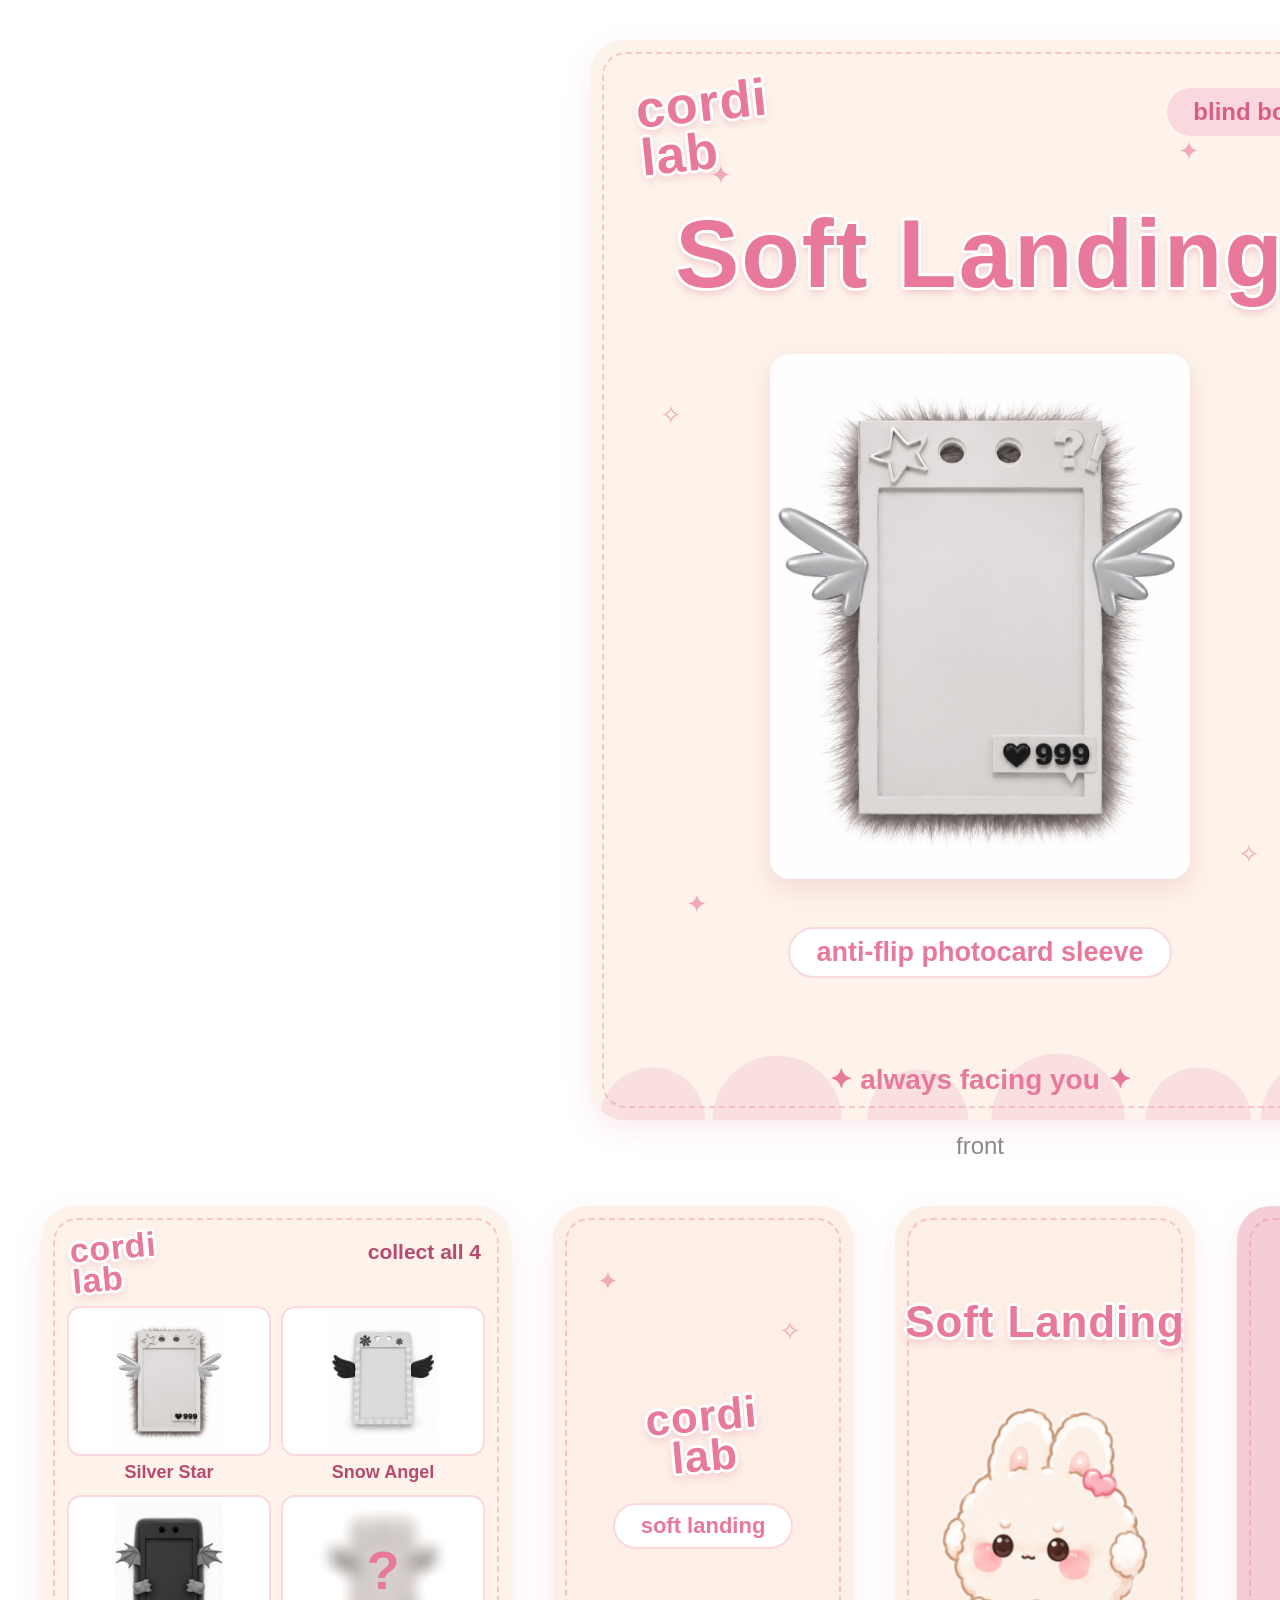
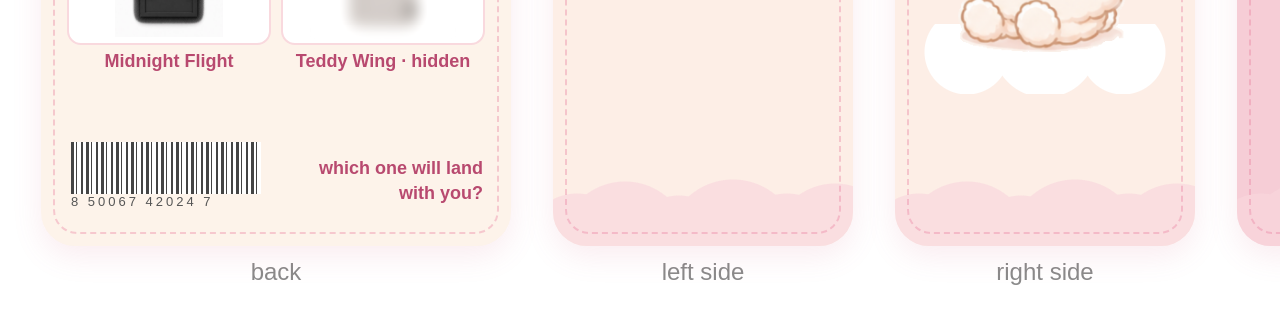
<file: website/design/box/box-v1.html>
<!DOCTYPE html>
<html lang="en">
<head>
<meta charset="UTF-8">
<title>Soft Landing box — V1 Cloud Cream</title>
<style>
  :root {
    --cream: #fdf3ea; --cream2: #fdeee6; --pink: #e8799a; --pink-deep: #d95f86;
    --pink-soft: #f9d9de; --pink-panel: #f6cdd6; --ink: #b8496f; --sparkle: #f2a9bb;
  }
  * { margin: 0; padding: 0; box-sizing: border-box; }
  body { background: #fff; font-family: 'Trebuchet MS', 'Segoe UI', Verdana, sans-serif;
         width: 1960px; padding: 40px 30px 30px; }
  .bubble { font-weight: 700; color: var(--pink); letter-spacing: 0.02em; line-height: 0.92;
    text-shadow: -2px -2px 0 #fff, 2px -2px 0 #fff, -2px 2px 0 #fff, 2px 2px 0 #fff,
      -3px 0 0 #fff, 3px 0 0 #fff, 0 -3px 0 #fff, 0 3px 0 #fff, 0 5px 8px rgba(216,95,134,0.35); }
  .panel { background: var(--cream); border-radius: 34px; position: relative; overflow: hidden;
           box-shadow: 0 10px 30px rgba(216,95,134,0.12); }
  .panel::after { content: ""; position: absolute; inset: 12px; border: 2px dashed rgba(232,121,154,0.35);
                  border-radius: 24px; pointer-events: none; }
  .plabel { text-align: center; color: #8a8a8a; font-size: 24px; margin-top: 12px; }
  .sk { position: absolute; color: var(--sparkle); font-size: 26px; }
  .cloudedge { position: absolute; left: 0; right: 0; bottom: 0; height: 74px; opacity: 0.75;
    background: radial-gradient(circle at 8% 100%, var(--pink-soft) 52px, transparent 53px),
      radial-gradient(circle at 24% 100%, var(--pink-soft) 64px, transparent 65px),
      radial-gradient(circle at 42% 100%, var(--pink-soft) 50px, transparent 51px),
      radial-gradient(circle at 60% 100%, var(--pink-soft) 66px, transparent 67px),
      radial-gradient(circle at 78% 100%, var(--pink-soft) 52px, transparent 53px),
      radial-gradient(circle at 94% 100%, var(--pink-soft) 62px, transparent 63px); }
  .pill { display: inline-block; background: #fff; border: 2px solid var(--pink-soft); color: var(--pink);
          border-radius: 999px; padding: 8px 26px; font-weight: 700; }

  .front { width: 780px; height: 1080px; margin: 0 auto; }
  .front .logo { position: absolute; top: 40px; left: 48px; font-size: 52px; transform: rotate(-6deg); }
  .front .blindbox { position: absolute; top: 48px; right: 44px; background: var(--pink-soft);
                     color: var(--pink-deep); border-radius: 999px; padding: 10px 26px;
                     font-weight: 700; font-size: 24px; }
  .front .title { text-align: center; margin-top: 170px; font-size: 96px; }
  .front .hero { position: relative; width: 420px; margin: 56px auto 0; }
  .front .hero img.holder { width: 100%; display: block; border-radius: 20px; box-shadow: 0 10px 24px rgba(216,95,134,0.18); }
  .front .producttype { text-align: center; margin-top: 48px; position: relative; z-index: 2; }
  .front .producttype .pill { font-size: 27px; }
  .front .tagline { position: absolute; bottom: 24px; left: 0; right: 0; text-align: center;
                    color: var(--pink); font-size: 28px; font-weight: 700; z-index: 2; }

  .row { display: grid; grid-template-columns: 470px 300px 300px 300px 340px; gap: 42px;
         justify-content: center; margin-top: 46px; align-items: start; }
  .row .panel { height: 640px; }

  .back .logo { position: absolute; top: 26px; left: 30px; font-size: 34px; transform: rotate(-5deg); }
  .back .collect { position: absolute; top: 34px; right: 30px; color: var(--ink); font-weight: 700; font-size: 21px; }
  .designs { position: absolute; top: 100px; left: 26px; right: 26px; display: grid;
             grid-template-columns: 1fr 1fr; gap: 12px 10px; }
  .design { text-align: center; }
  .design .dimg { height: 150px; overflow: hidden; display: grid; place-items: center; background: #fff;
                  border-radius: 14px; border: 2px solid var(--pink-soft); padding: 6px; position: relative; }
  .design .dimg img { height: 134px; width: auto; max-width: 100%; object-fit: contain; }
  .design.lucky .dimg img { filter: blur(7px) saturate(0.35) brightness(1.05); opacity: 0.55; }
  .design.lucky .dimg::after { content: "?"; position: absolute; inset: 0; display: grid;
                               place-items: center; font-size: 54px; font-weight: 700; color: var(--pink); }
  .design .dname { font-size: 18px; font-weight: 700; color: var(--ink); margin-top: 6px; }
  .barcode { height: 52px; width: 190px; position: relative;
    background: repeating-linear-gradient(90deg, #444 0 3px, #fff 3px 5px, #444 5px 6px, #fff 6px 10px, #444 10px 12px, #fff 12px 15px); }
  .barcode span { position: absolute; left: 0; right: 0; top: 100%; font-size: 13px; letter-spacing: 3px; color: #555; }
  .back .barcode { position: absolute; bottom: 52px; left: 30px; }
  .back .whichone { position: absolute; bottom: 40px; right: 28px; width: 180px; font-size: 18px;
                    color: var(--ink); font-weight: 700; line-height: 1.4; text-align: right; }

  .side { background: var(--pink-panel); }
  .side.light { background: var(--cream2); }
  .side .logo { font-size: 44px; text-align: center; margin-top: 190px; transform: rotate(-5deg); }
  .side .pill { display: block; width: max-content; margin: 26px auto 0; font-size: 22px; }
  .rightside .title2 { text-align: center; font-size: 44px; margin-top: 96px; }
  .rightside .coco { display: block; width: 210px; margin: 64px auto 0; }
  .cloudsit { width: 260px; height: 70px; margin: -28px auto 0;
    background: radial-gradient(circle at 20% 40%, #fff 42px, transparent 43px),
      radial-gradient(circle at 50% 30%, #fff 52px, transparent 53px),
      radial-gradient(circle at 80% 40%, #fff 42px, transparent 43px); }
  .top .logo { font-size: 56px; text-align: center; margin-top: 270px; transform: rotate(-6deg); }

  .bottom .logo { font-size: 40px; text-align: center; margin-top: 60px; transform: rotate(-5deg); }
  .bottom .pill { display: block; width: max-content; margin: 24px auto 0; font-size: 19px; }
  .bottom hr { border: none; border-top: 2px dashed var(--pink-soft); margin: 26px 30px; }
  .bottom .warning { text-align: center; color: var(--ink); font-size: 17px; margin: 0 26px;
                     line-height: 1.5; font-weight: 700; }
  .bottom .barcode { margin: 30px auto 0; }
  .bottom .copyright { text-align: center; color: var(--pink); font-size: 16px; font-weight: 700; margin-top: 26px; line-height: 1.5; }
</style>
</head>
<body>

<div class="panel front">
  <span class="sk" style="top:120px;left:120px">&#10022;</span>
  <span class="sk" style="top:96px;right:170px">&#10022;</span>
  <span class="sk" style="top:360px;left:70px">&#10023;</span>
  <span class="sk" style="top:430px;right:64px">&#10022;</span>
  <span class="sk" style="bottom:200px;left:96px">&#10022;</span>
  <span class="sk" style="bottom:250px;right:110px">&#10023;</span>
  <div class="logo bubble">cordi<br>lab</div>
  <div class="blindbox">blind box</div>
  <div class="title bubble">Soft Landing</div>
  <div class="hero"><img class="holder" src="product-2.png" alt=""></div>
  <div class="producttype"><span class="pill">anti-flip photocard sleeve</span></div>
  <div class="cloudedge"></div>
  <div class="tagline">&#10022; always facing you &#10022;</div>
</div>
<p class="plabel">front</p>

<div class="row">
  <div>
    <div class="panel back">
      <div class="logo bubble">cordi<br>lab</div>
      <div class="collect">collect all 4</div>
      <div class="designs">
        <div class="design"><div class="dimg"><img src="product-2.png" alt=""></div><div class="dname">Silver Star</div></div>
        <div class="design"><div class="dimg"><img src="product-3.png" alt=""></div><div class="dname">Snow Angel</div></div>
        <div class="design"><div class="dimg"><img src="product-4.png" alt=""></div><div class="dname">Midnight Flight</div></div>
        <div class="design lucky"><div class="dimg"><img src="product-1.png" alt=""></div><div class="dname">Teddy Wing &middot; hidden</div></div>
      </div>
      <div class="barcode"><span>8 50067 42024 7</span></div>
      <div class="whichone">which one will land with you?</div>
    </div>
    <p class="plabel">back</p>
  </div>

  <div>
    <div class="panel side light">
      <span class="sk" style="top:60px;left:44px">&#10022;</span>
      <span class="sk" style="top:110px;right:52px">&#10023;</span>
      <div class="logo bubble">cordi<br>lab</div>
      <span class="pill">soft landing</span>
      <div class="cloudedge"></div>
    </div>
    <p class="plabel">left side</p>
  </div>

  <div>
    <div class="panel side light rightside">
      <div class="title2 bubble">Soft Landing</div>
      <img class="coco" src="coco-sitting.png" alt="">
      <div class="cloudsit"></div>
      <div class="cloudedge"></div>
    </div>
    <p class="plabel">right side</p>
  </div>

  <div>
    <div class="panel side top">
      <span class="sk" style="top:70px;left:50px;font-size:34px;color:#fff">&#10022;</span>
      <span class="sk" style="top:150px;right:60px;color:#fff">&#10023;</span>
      <span class="sk" style="bottom:150px;left:70px;color:#fff">&#10022;</span>
      <div class="logo bubble">cordi<br>lab</div>
      <div class="cloudedge" style="opacity:0.5"></div>
    </div>
    <p class="plabel">top</p>
  </div>

  <div>
    <div class="panel bottom">
      <div class="logo bubble">cordi<br>lab</div>
      <span class="pill">1 sleeve inside &middot; random design</span>
      <hr>
      <div class="warning">&#9888; small parts &mdash; not for children under 3</div>
      <div class="barcode"><span>8 50067 42024 7</span></div>
      <div class="copyright">&copy; 2026 cordi lab &middot; made in china<br>cordilab.com</div>
    </div>
    <p class="plabel">bottom</p>
  </div>
</div>

</body>
</html>
</file>
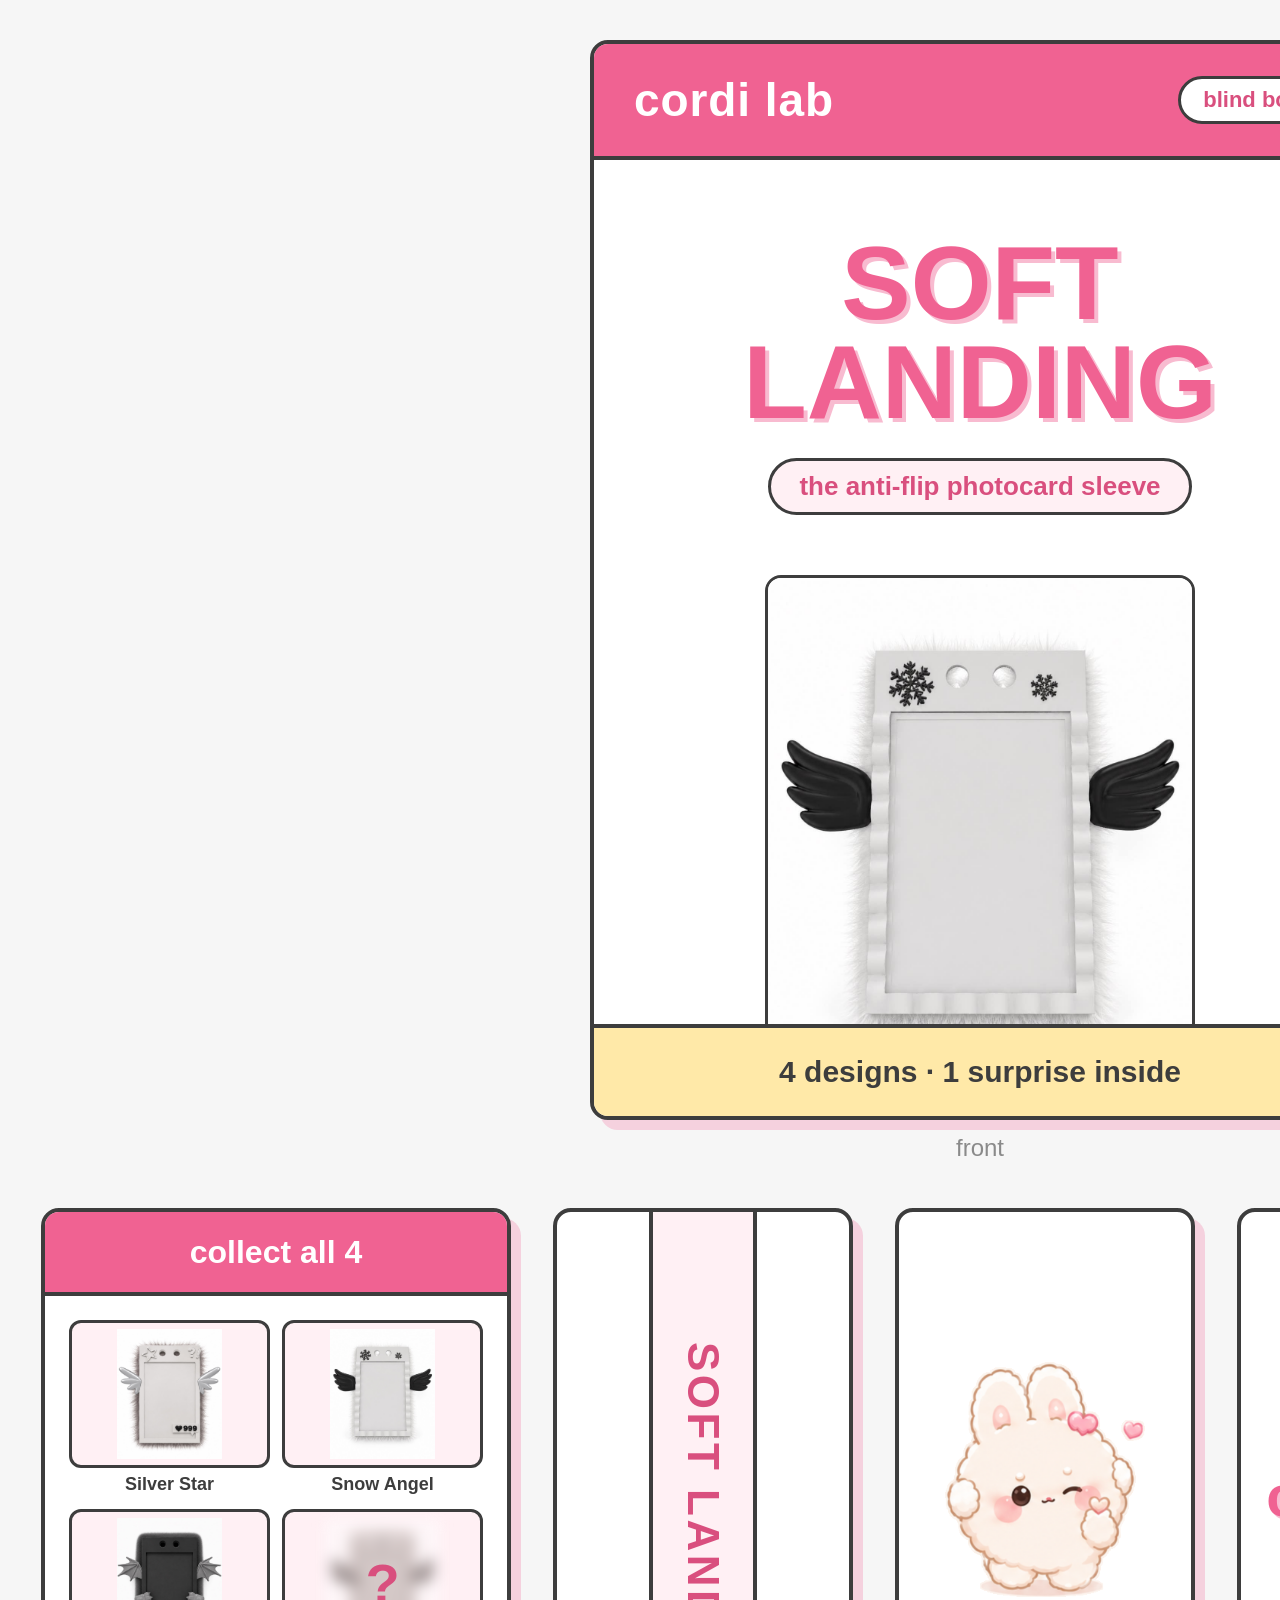
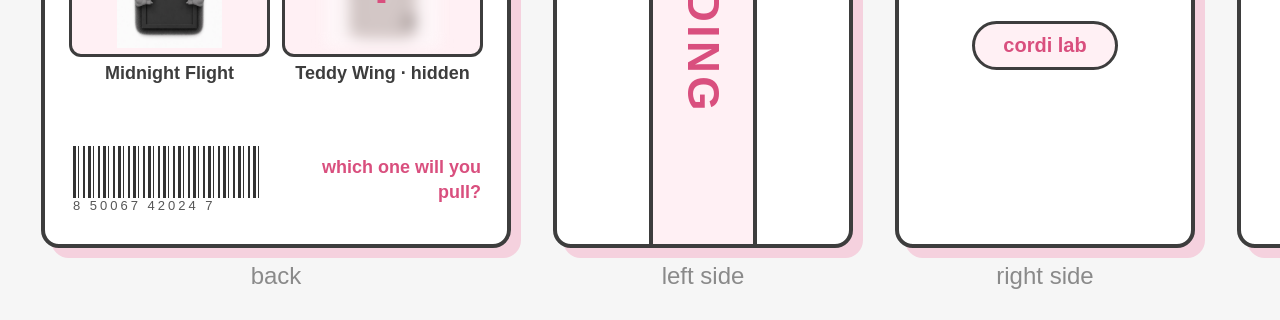
<file: website/design/box/box-v2.html>
<!DOCTYPE html>
<html lang="en">
<head>
<meta charset="UTF-8">
<title>Soft Landing box — V2 Sticker White</title>
<style>
  :root {
    --paper: #ffffff; --blush: #fff0f4; --pink: #f06292; --pink-deep: #d94f7e;
    --pink-line: #f8bbd0; --ink: #3d3d3d; --mint: #bfe3cf; --butter: #ffe9a8;
  }
  * { margin: 0; padding: 0; box-sizing: border-box; }
  body { background: #f6f6f6; font-family: 'Arial Rounded MT Bold', 'Trebuchet MS', sans-serif;
         width: 1960px; padding: 40px 30px 30px; }
  .panel { background: var(--paper); border-radius: 18px; position: relative; overflow: hidden;
           border: 4px solid var(--ink); box-shadow: 10px 10px 0 rgba(240, 98, 146, 0.25); }
  .plabel { text-align: center; color: #8a8a8a; font-size: 24px; margin-top: 14px;
            font-family: 'Trebuchet MS', sans-serif; }
  .sticker { display: inline-block; background: var(--blush); border: 3px solid var(--ink);
             border-radius: 999px; padding: 10px 28px; font-weight: bold; color: var(--pink-deep); }
  .wing { position: absolute; width: 120px; height: 74px; }
  .wing svg { width: 100%; height: 100%; }

  .front { width: 780px; height: 1080px; margin: 0 auto; }
  .front .topbar { position: absolute; top: 0; left: 0; right: 0; height: 116px;
                   background: var(--pink); border-bottom: 4px solid var(--ink);
                   display: flex; align-items: center; justify-content: space-between; padding: 0 40px; }
  .front .topbar .logo { color: #fff; font-size: 46px; font-weight: bold; letter-spacing: 0.02em; }
  .front .topbar .bb { background: #fff; border: 3px solid var(--ink); border-radius: 999px;
                       padding: 8px 22px; font-size: 22px; font-weight: bold; color: var(--pink-deep); }
  .front .title { text-align: center; margin-top: 190px; font-size: 104px; color: var(--pink);
                  font-weight: bold; line-height: 0.95;
                  text-shadow: 4px 4px 0 var(--pink-line); }
  .front .sub { text-align: center; margin-top: 26px; }
  .front .sub .sticker { font-size: 26px; }
  .front .hero { position: relative; width: 430px; margin: 60px auto 0; }
  .front .hero img { width: 100%; display: block; border-radius: 16px; border: 3px solid var(--ink); }
  .front .heroburst { position: absolute; inset: -40px; border-radius: 50%;
                      background: radial-gradient(circle, var(--blush) 55%, transparent 72%); z-index: -1; }
  .front .strip { position: absolute; bottom: 0; left: 0; right: 0; height: 92px; background: var(--butter);
                  border-top: 4px solid var(--ink); display: grid; place-items: center;
                  font-size: 30px; font-weight: bold; color: var(--ink); }

  .row { display: grid; grid-template-columns: 470px 300px 300px 300px 340px; gap: 42px;
         justify-content: center; margin-top: 46px; align-items: start; }
  .row .panel { height: 640px; }

  .back .head { background: var(--pink); border-bottom: 4px solid var(--ink); height: 84px;
                display: grid; place-items: center; color: #fff; font-size: 32px; font-weight: bold; }
  .designs { position: absolute; top: 108px; left: 24px; right: 24px; display: grid;
             grid-template-columns: 1fr 1fr; gap: 14px 12px; }
  .design { text-align: center; }
  .design .dimg { height: 148px; display: grid; place-items: center; background: var(--blush);
                  border-radius: 12px; border: 3px solid var(--ink); padding: 6px; position: relative; overflow: hidden; }
  .design .dimg img { height: 130px; width: auto; max-width: 100%; object-fit: contain; }
  .design.lucky .dimg img { filter: blur(7px) saturate(0.3); opacity: 0.5; }
  .design.lucky .dimg::after { content: "?"; position: absolute; inset: 0; display: grid; place-items: center;
                               font-size: 56px; font-weight: bold; color: var(--pink-deep); }
  .design .dname { font-size: 18px; font-weight: bold; color: var(--ink); margin-top: 6px; }
  .barcode { height: 52px; width: 190px; position: relative;
    background: repeating-linear-gradient(90deg, #333 0 3px, #fff 3px 5px, #333 5px 6px, #fff 6px 10px, #333 10px 12px, #fff 12px 15px); }
  .barcode span { position: absolute; left: 0; right: 0; top: 100%; font-size: 13px; letter-spacing: 3px; color: #555; }
  .back .barcode { position: absolute; bottom: 46px; left: 28px; }
  .back .whichone { position: absolute; bottom: 40px; right: 26px; width: 170px; text-align: right;
                    font-size: 18px; font-weight: bold; color: var(--pink-deep); line-height: 1.35; }

  .side .band { position: absolute; top: 0; bottom: 0; left: 50%; width: 108px; transform: translateX(-50%);
                background: var(--blush); border-left: 4px solid var(--ink); border-right: 4px solid var(--ink); }
  .side .vtext { position: absolute; top: 50%; left: 50%; transform: translate(-50%, -50%) rotate(90deg);
                 white-space: nowrap; font-size: 44px; font-weight: bold; color: var(--pink-deep);
                 letter-spacing: 0.08em; }
  .rightside .coco { display: block; width: 200px; margin: 150px auto 0; position: relative; z-index: 2; }
  .rightside .cocotag { text-align: center; margin-top: 24px; position: relative; z-index: 2; }
  .rightside .cocotag .sticker { font-size: 20px; }

  .top .logo2 { text-align: center; margin-top: 250px; font-size: 58px; font-weight: bold; color: var(--pink);
                text-shadow: 3px 3px 0 var(--pink-line); }
  .top .dots { text-align: center; margin-top: 20px; font-size: 30px; color: var(--pink); letter-spacing: 0.5em; }

  .bottom { background: var(--blush); }
  .bottom .inner { position: absolute; inset: 22px; background: #fff; border: 3px solid var(--ink);
                   border-radius: 12px; padding: 30px 24px; text-align: center; }
  .bottom .logo3 { font-size: 34px; font-weight: bold; color: var(--pink); }
  .bottom .contents { font-size: 19px; font-weight: bold; color: var(--ink); margin-top: 18px; line-height: 1.5; }
  .bottom .warning { font-size: 16px; color: var(--ink); margin-top: 22px; line-height: 1.5; }
  .bottom .barcode { margin: 26px auto 0; }
  .bottom .cc { font-size: 15px; color: #888; margin-top: 24px; line-height: 1.5; }
</style>
</head>
<body>

<div class="panel front">
  <div class="topbar">
    <div class="logo">cordi lab</div>
    <div class="bb">blind box</div>
  </div>
  <div class="title">SOFT<br>LANDING</div>
  <div class="sub"><span class="sticker">the anti-flip photocard sleeve</span></div>
  <div class="hero">
    <div class="heroburst"></div>
    <img src="product-3.png" alt="">
  </div>
  <div class="strip">4 designs &middot; 1 surprise inside</div>
</div>
<p class="plabel">front</p>

<div class="row">
  <div>
    <div class="panel back">
      <div class="head">collect all 4</div>
      <div class="designs">
        <div class="design"><div class="dimg"><img src="product-2.png" alt=""></div><div class="dname">Silver Star</div></div>
        <div class="design"><div class="dimg"><img src="product-3.png" alt=""></div><div class="dname">Snow Angel</div></div>
        <div class="design"><div class="dimg"><img src="product-4.png" alt=""></div><div class="dname">Midnight Flight</div></div>
        <div class="design lucky"><div class="dimg"><img src="product-1.png" alt=""></div><div class="dname">Teddy Wing &middot; hidden</div></div>
      </div>
      <div class="barcode"><span>8 50067 42024 7</span></div>
      <div class="whichone">which one will you pull?</div>
    </div>
    <p class="plabel">back</p>
  </div>

  <div>
    <div class="panel side">
      <div class="band"></div>
      <div class="vtext">SOFT LANDING</div>
    </div>
    <p class="plabel">left side</p>
  </div>

  <div>
    <div class="panel side rightside">
      <img class="coco" src="coco-winking.png" alt="">
      <div class="cocotag"><span class="sticker">cordi lab</span></div>
    </div>
    <p class="plabel">right side</p>
  </div>

  <div>
    <div class="panel side top">
      <div class="logo2">cordi lab</div>
      <div class="dots">&hearts; &hearts; &hearts;</div>
    </div>
    <p class="plabel">top</p>
  </div>

  <div>
    <div class="panel bottom">
      <div class="inner">
        <div class="logo3">cordi lab</div>
        <div class="contents">1 anti-flip photocard sleeve<br>random design</div>
        <div class="warning">&#9888; small parts &mdash; not for children under 3</div>
        <div class="barcode"><span>8 50067 42024 7</span></div>
        <div class="cc">&copy; 2026 cordi lab &middot; made in china &middot; cordilab.com</div>
      </div>
    </div>
    <p class="plabel">bottom</p>
  </div>
</div>

</body>
</html>
</file>
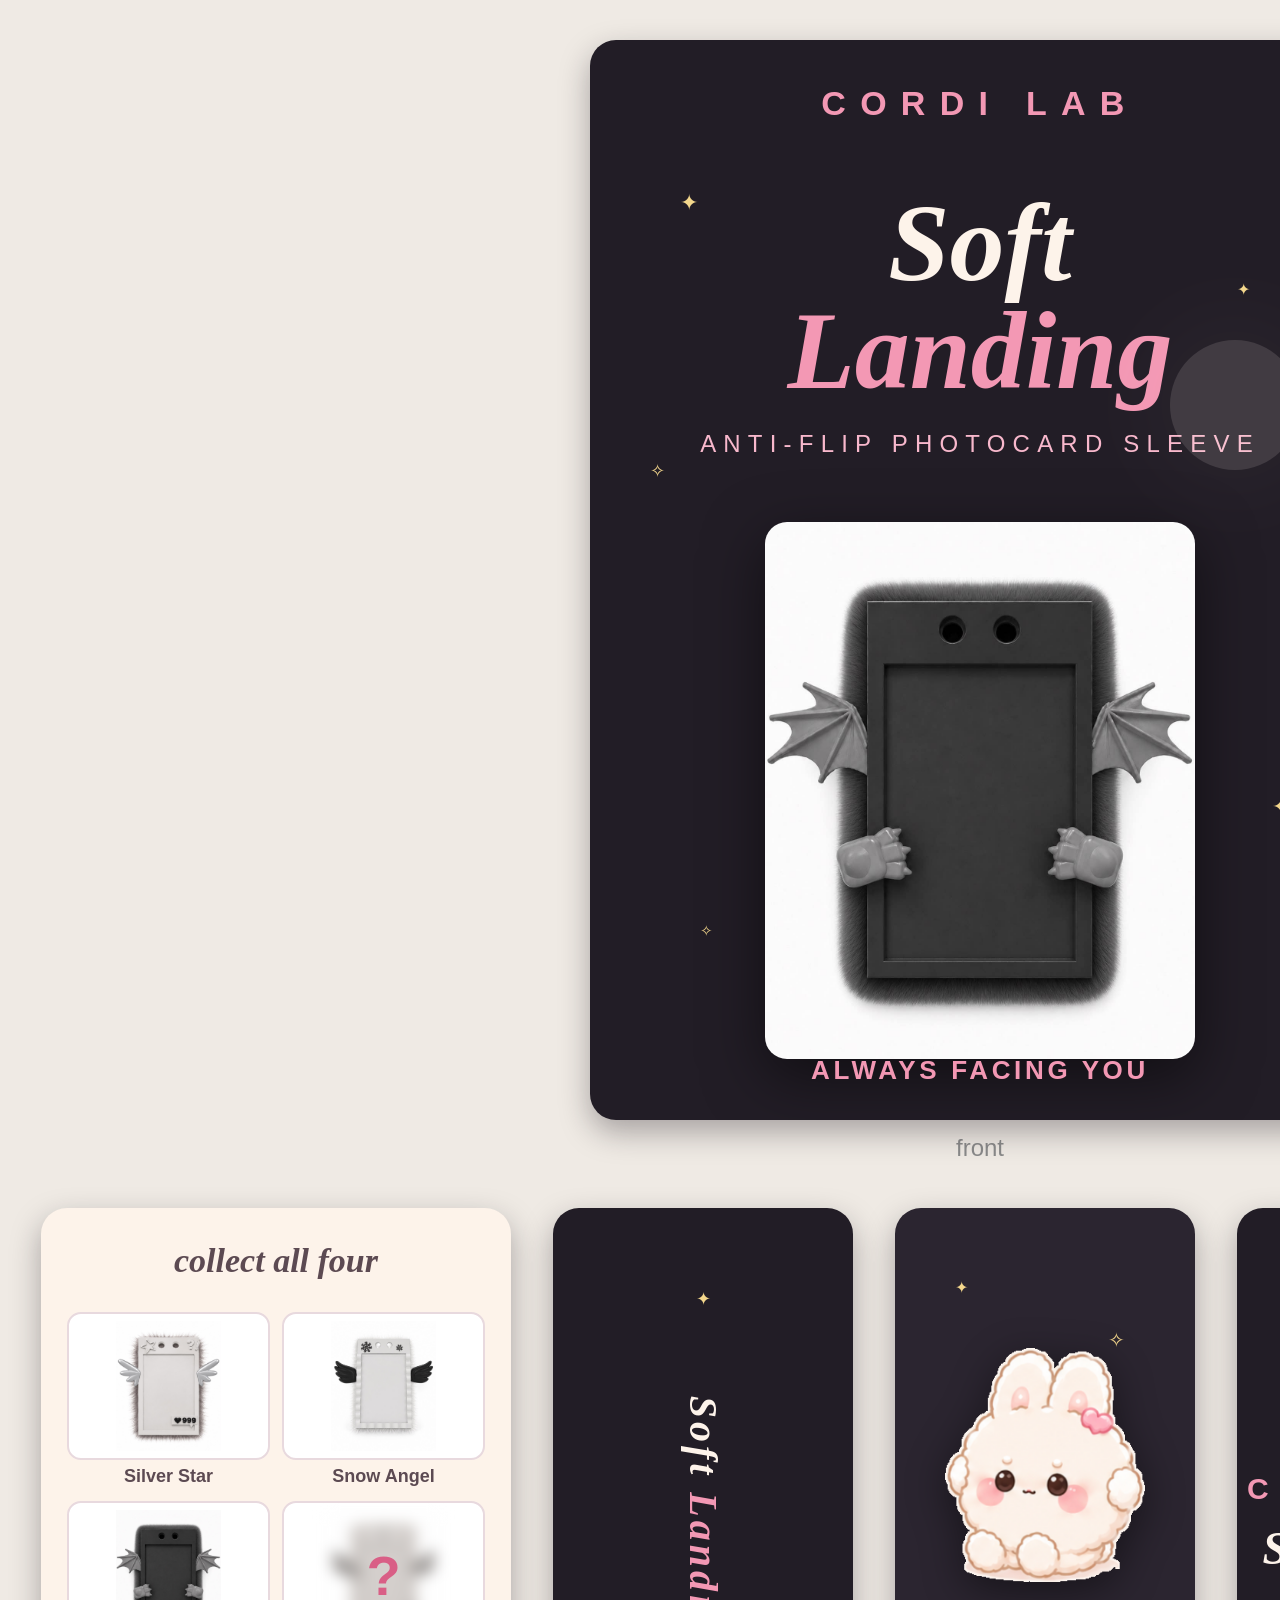
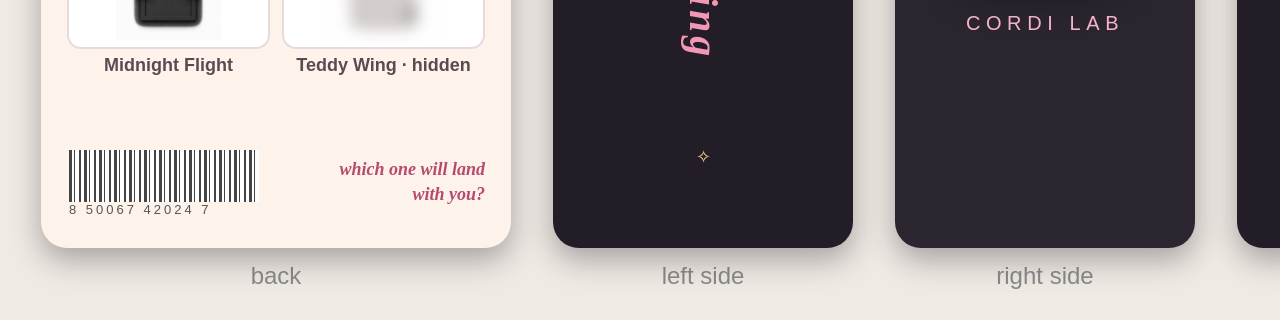
<file: website/design/box/box-v3.html>
<!DOCTYPE html>
<html lang="en">
<head>
<meta charset="UTF-8">
<title>Soft Landing box — V3 Midnight</title>
<style>
  :root {
    --night: #221d26; --night2: #2b2530; --pink: #f398b4; --pink-bright: #f8b8cc;
    --cream: #fdf3ea; --star: #f4d78c; --line: #4a4150;
  }
  * { margin: 0; padding: 0; box-sizing: border-box; }
  body { background: #efeae4; font-family: 'Trebuchet MS', 'Segoe UI', Verdana, sans-serif;
         width: 1960px; padding: 40px 30px 30px; }
  .panel { background: var(--night); border-radius: 26px; position: relative; overflow: hidden;
           box-shadow: 0 12px 30px rgba(34, 29, 38, 0.35); }
  .plabel { text-align: center; color: #8a8a8a; font-size: 24px; margin-top: 14px; }
  .star { position: absolute; color: var(--star); }
  .serif { font-family: Georgia, 'Times New Roman', serif; }

  .front { width: 780px; height: 1080px; margin: 0 auto; }
  .front .logo { position: absolute; top: 44px; left: 0; right: 0; text-align: center;
                 color: var(--pink); font-size: 34px; font-weight: 700; letter-spacing: 0.42em; }
  .front .title { text-align: center; margin-top: 150px; color: var(--cream); font-size: 110px;
                  font-style: italic; font-weight: bold; line-height: 0.98; }
  .front .title .accent { color: var(--pink); }
  .front .sub { text-align: center; color: var(--pink-bright); font-size: 24px; letter-spacing: 0.3em;
                margin-top: 24px; text-transform: uppercase; }
  .front .hero { position: relative; width: 430px; margin: 64px auto 0; }
  .front .hero img { width: 100%; display: block; border-radius: 22px; filter: drop-shadow(0 18px 30px rgba(0,0,0,0.5)); }
  .front .moon { position: absolute; top: 300px; right: 70px; width: 130px; height: 130px; border-radius: 50%;
                 background: var(--cream); opacity: 0.14;
                 box-shadow: 0 0 80px 30px rgba(253, 243, 234, 0.2); }
  .front .baseline { position: absolute; bottom: 34px; left: 0; right: 0; text-align: center;
                     color: var(--pink); font-size: 26px; font-weight: 700; letter-spacing: 0.14em; }

  .row { display: grid; grid-template-columns: 470px 300px 300px 300px 340px; gap: 42px;
         justify-content: center; margin-top: 46px; align-items: start; }
  .row .panel { height: 640px; }

  .back { background: var(--cream); }
  .back .head { text-align: center; margin-top: 34px; color: #5c4a52; font-size: 34px;
                font-style: italic; font-weight: bold; }
  .designs { position: absolute; top: 104px; left: 26px; right: 26px; display: grid;
             grid-template-columns: 1fr 1fr; gap: 14px 12px; }
  .design { text-align: center; }
  .design .dimg { height: 148px; display: grid; place-items: center; background: #fff;
                  border-radius: 14px; border: 2px solid #e8d9de; padding: 6px; position: relative; overflow: hidden; }
  .design .dimg img { height: 130px; width: auto; max-width: 100%; object-fit: contain; }
  .design.lucky .dimg img { filter: blur(7px) saturate(0.3); opacity: 0.5; }
  .design.lucky .dimg::after { content: "?"; position: absolute; inset: 0; display: grid; place-items: center;
                               font-size: 56px; font-weight: bold; color: #d95f86; }
  .design .dname { font-size: 18px; font-weight: 700; color: #5c4a52; margin-top: 6px; }
  .barcode { height: 52px; width: 190px; position: relative;
    background: repeating-linear-gradient(90deg, #444 0 3px, #fff 3px 5px, #444 5px 6px, #fff 6px 10px, #444 10px 12px, #fff 12px 15px); }
  .barcode span { position: absolute; left: 0; right: 0; top: 100%; font-size: 13px; letter-spacing: 3px; color: #555; }
  .back .barcode { position: absolute; bottom: 46px; left: 28px; }
  .back .whichone { position: absolute; bottom: 42px; right: 26px; width: 180px; text-align: right;
                    font-size: 18px; font-weight: 700; color: #b8496f; line-height: 1.35; font-style: italic; }

  .side .vtext { position: absolute; top: 50%; left: 50%; transform: translate(-50%, -50%) rotate(90deg);
                 white-space: nowrap; font-size: 40px; font-style: italic; font-weight: bold;
                 color: var(--cream); letter-spacing: 0.1em; }
  .side .vtext .accent { color: var(--pink); }
  .rightside { background: var(--night2); }
  .rightside .coco { display: block; width: 200px; margin: 140px auto 0; position: relative; z-index: 2;
                     filter: drop-shadow(0 10px 20px rgba(0,0,0,0.45)); }
  .rightside .tag { text-align: center; color: var(--pink-bright); font-size: 20px; letter-spacing: 0.28em;
                    margin-top: 30px; text-transform: uppercase; }

  .top .logo2 { text-align: center; margin-top: 264px; color: var(--pink); font-size: 30px;
                font-weight: 700; letter-spacing: 0.42em; }
  .top .t2 { text-align: center; color: var(--cream); font-size: 46px; font-style: italic;
             font-weight: bold; margin-top: 16px; }

  .bottom { background: var(--cream); }
  .bottom .inner { position: absolute; inset: 24px; border: 2px dashed #e0cfd6; border-radius: 14px;
                   padding: 30px 24px; text-align: center; }
  .bottom .logo3 { color: #d95f86; font-size: 26px; font-weight: 700; letter-spacing: 0.35em; }
  .bottom .contents { font-size: 19px; font-weight: 700; color: #5c4a52; margin-top: 20px; line-height: 1.5; }
  .bottom .warning { font-size: 16px; color: #5c4a52; margin-top: 22px; line-height: 1.5; }
  .bottom .barcode { margin: 26px auto 0; }
  .bottom .cc { font-size: 15px; color: #9a8a90; margin-top: 24px; line-height: 1.5; }
</style>
</head>
<body>

<div class="panel front">
  <span class="star" style="top:150px;left:90px;font-size:22px">&#10022;</span>
  <span class="star" style="top:240px;right:120px;font-size:16px">&#10022;</span>
  <span class="star" style="top:420px;left:60px;font-size:18px">&#10023;</span>
  <span class="star" style="bottom:300px;right:80px;font-size:22px">&#10022;</span>
  <span class="star" style="bottom:180px;left:110px;font-size:15px">&#10023;</span>
  <div class="moon"></div>
  <div class="logo">CORDI LAB</div>
  <div class="title serif">Soft<br><span class="accent">Landing</span></div>
  <div class="sub">anti-flip photocard sleeve</div>
  <div class="hero"><img src="product-4.png" alt=""></div>
  <div class="baseline">ALWAYS FACING YOU</div>
</div>
<p class="plabel">front</p>

<div class="row">
  <div>
    <div class="panel back">
      <div class="head serif">collect all four</div>
      <div class="designs">
        <div class="design"><div class="dimg"><img src="product-2.png" alt=""></div><div class="dname">Silver Star</div></div>
        <div class="design"><div class="dimg"><img src="product-3.png" alt=""></div><div class="dname">Snow Angel</div></div>
        <div class="design"><div class="dimg"><img src="product-4.png" alt=""></div><div class="dname">Midnight Flight</div></div>
        <div class="design lucky"><div class="dimg"><img src="product-1.png" alt=""></div><div class="dname">Teddy Wing &middot; hidden</div></div>
      </div>
      <div class="barcode"><span>8 50067 42024 7</span></div>
      <div class="whichone serif">which one will land with you?</div>
    </div>
    <p class="plabel">back</p>
  </div>

  <div>
    <div class="panel side">
      <span class="star" style="top:80px;left:50%;transform:translateX(-50%);font-size:18px">&#10022;</span>
      <div class="vtext serif">Soft <span class="accent">Landing</span></div>
      <span class="star" style="bottom:80px;left:50%;transform:translateX(-50%);font-size:18px">&#10023;</span>
    </div>
    <p class="plabel">left side</p>
  </div>

  <div>
    <div class="panel side rightside">
      <span class="star" style="top:70px;left:60px;font-size:16px">&#10022;</span>
      <span class="star" style="top:120px;right:70px;font-size:20px">&#10023;</span>
      <img class="coco" src="coco-sitting.png" alt="">
      <div class="tag">cordi lab</div>
    </div>
    <p class="plabel">right side</p>
  </div>

  <div>
    <div class="panel side top">
      <span class="star" style="top:120px;left:80px;font-size:20px">&#10022;</span>
      <span class="star" style="top:180px;right:90px;font-size:15px">&#10023;</span>
      <div class="logo2">CORDI LAB</div>
      <div class="t2 serif">Soft Landing</div>
      <span class="star" style="bottom:140px;right:120px;font-size:20px">&#10022;</span>
    </div>
    <p class="plabel">top</p>
  </div>

  <div>
    <div class="panel bottom">
      <div class="inner">
        <div class="logo3">CORDI LAB</div>
        <div class="contents">1 anti-flip photocard sleeve<br>random design</div>
        <div class="warning">&#9888; small parts &mdash; not for children under 3</div>
        <div class="barcode"><span>8 50067 42024 7</span></div>
        <div class="cc">&copy; 2026 cordi lab &middot; made in china &middot; cordilab.com</div>
      </div>
    </div>
    <p class="plabel">bottom</p>
  </div>
</div>

</body>
</html>
</file>
<file: styles.css>
/* Cordi Lab storefront */

:root {
  --cream: #f7f4ee;
  --cream-deep: #f1ece3;
  --ink: #232019;
  --body: #6f6c66;
  --pink: #e28b94;
  --pink-deep: #d97883;
  --pink-soft: #f9e9ea;
  --sage: #93a98c;
  --sage-soft: #eef1ea;
  --card: #ffffff;
  --line: #e6e1d6;
  --radius: 18px;
  --serif: "Playfair Display", Georgia, "Times New Roman", serif;
  --sans: "Inter", -apple-system, BlinkMacSystemFont, "Segoe UI", Roboto, sans-serif;
}

* { box-sizing: border-box; margin: 0; padding: 0; }

html { scroll-behavior: smooth; }

body {
  font-family: var(--sans);
  background: var(--cream);
  color: var(--ink);
  line-height: 1.6;
  -webkit-font-smoothing: antialiased;
}

img, svg { max-width: 100%; display: block; }

a { color: inherit; }

button { font: inherit; cursor: pointer; }

main:focus { outline: none; }

/* ---------- Header ---------- */

.site-header {
  position: sticky;
  top: 0;
  z-index: 40;
  display: flex;
  align-items: center;
  justify-content: space-between;
  gap: 1.5rem;
  padding: 1rem clamp(1.25rem, 5vw, 3.5rem);
  background: rgba(247, 244, 238, 0.92);
  backdrop-filter: blur(8px);
  border-bottom: 1px solid var(--line);
}

.brand {
  font-family: var(--serif);
  font-weight: 700;
  font-size: 1.5rem;
  text-decoration: none;
  letter-spacing: 0.01em;
}
.brand span { color: var(--pink); font-style: italic; }

.site-nav { display: flex; gap: clamp(1rem, 3vw, 2.25rem); }

.site-nav a {
  text-decoration: none;
  font-size: 0.95rem;
  font-weight: 500;
  color: var(--body);
  padding: 0.35rem 0;
  border-bottom: 2px solid transparent;
  transition: color 0.2s, border-color 0.2s;
}
.site-nav a:hover { color: var(--ink); }
.site-nav a.active { color: var(--ink); border-bottom-color: var(--pink); }

.cart-button {
  position: relative;
  background: none;
  border: 1px solid var(--line);
  border-radius: 999px;
  width: 44px;
  height: 44px;
  display: grid;
  place-items: center;
  color: var(--ink);
  transition: background 0.2s, border-color 0.2s;
}
.cart-button:hover { background: var(--pink-soft); border-color: var(--pink); }
.cart-button svg { width: 21px; height: 21px; }

@media (max-width: 560px) {
  .site-header { padding: 0.75rem 1rem; gap: 0.75rem; }
  .brand { font-size: 1.2rem; white-space: nowrap; }
  .site-nav { gap: 0.85rem; }
  .site-nav a { font-size: 0.85rem; white-space: nowrap; }
  .cart-button { width: 38px; height: 38px; flex: none; }
}

.cart-count[hidden] { display: none; }

.cart-count {
  position: absolute;
  top: -5px;
  right: -5px;
  background: var(--pink);
  color: #fff;
  font-size: 0.7rem;
  font-weight: 600;
  min-width: 19px;
  height: 19px;
  border-radius: 999px;
  display: grid;
  place-items: center;
  padding: 0 5px;
}

/* ---------- Shared ---------- */

.page { animation: fade-up 0.45s ease both; }

@keyframes fade-up {
  from { opacity: 0; transform: translateY(14px); }
  to { opacity: 1; transform: none; }
}

.container {
  max-width: 1080px;
  margin: 0 auto;
  padding: 0 clamp(1.25rem, 5vw, 3rem);
}

.eyebrow {
  font-size: 0.8rem;
  font-weight: 600;
  letter-spacing: 0.32em;
  text-transform: uppercase;
  color: var(--sage);
  margin-bottom: 1.25rem;
}

.display {
  font-family: var(--serif);
  font-weight: 700;
  line-height: 1.04;
  letter-spacing: -0.01em;
}

.display .accent { color: var(--pink); font-style: italic; font-weight: 600; }

.lead { color: var(--body); font-size: 1.15rem; max-width: 34em; }

.btn {
  display: inline-flex;
  align-items: center;
  justify-content: center;
  gap: 0.5rem;
  border: none;
  border-radius: 999px;
  padding: 0.9rem 2rem;
  font-weight: 600;
  font-size: 0.98rem;
  text-decoration: none;
  transition: transform 0.15s, background 0.2s, box-shadow 0.2s;
}
.btn:active { transform: scale(0.97); }

.btn-primary { background: var(--ink); color: var(--cream); }
.btn-primary:hover { background: #3a362d; box-shadow: 0 8px 22px rgba(35, 32, 25, 0.22); }

.btn-pink { background: var(--pink); color: #fff; }
.btn-pink:hover { background: var(--pink-deep); box-shadow: 0 8px 22px rgba(226, 139, 148, 0.4); }

.btn-ghost { background: none; border: 1.5px solid var(--ink); color: var(--ink); }
.btn-ghost:hover { background: var(--ink); color: var(--cream); }

.btn-block { width: 100%; }

.btn[disabled] { opacity: 0.5; cursor: not-allowed; }

/* ---------- Home ---------- */

.hero {
  padding: clamp(4rem, 10vw, 7.5rem) 0 clamp(3.5rem, 8vw, 6rem);
  position: relative;
  overflow: hidden;
}

.hero .display { font-size: clamp(3.4rem, 10vw, 6.5rem); }
.hero .lead { margin-top: 2rem; }
.hero-cta { margin-top: 2.5rem; display: flex; gap: 1rem; flex-wrap: wrap; }

.hero-blob {
  position: absolute;
  right: -160px;
  top: -120px;
  width: 520px;
  height: 520px;
  background: radial-gradient(circle at 35% 35%, var(--pink-soft), transparent 68%);
  pointer-events: none;
}

.strip {
  background: var(--card);
  border-top: 1px solid var(--line);
  border-bottom: 1px solid var(--line);
  padding: 3.5rem 0;
}

.strip-grid {
  display: grid;
  grid-template-columns: repeat(auto-fit, minmax(230px, 1fr));
  gap: 2.25rem;
}

.strip-item h3 { font-family: var(--serif); font-size: 1.25rem; margin-bottom: 0.4rem; }
.strip-item p { color: var(--body); font-size: 0.95rem; }
.strip-item .strip-icon {
  width: 44px; height: 44px;
  border-radius: 12px;
  background: var(--sage-soft);
  color: var(--sage);
  display: grid;
  place-items: center;
  margin-bottom: 1rem;
}
.strip-icon svg { width: 22px; height: 22px; }

.feature-banner {
  padding: clamp(3.5rem, 8vw, 6rem) 0;
}

.feature-card {
  display: grid;
  grid-template-columns: 1.1fr 0.9fr;
  gap: clamp(2rem, 5vw, 4rem);
  align-items: center;
  background: var(--card);
  border: 1px solid var(--line);
  border-radius: 28px;
  padding: clamp(2rem, 5vw, 3.5rem);
}

.feature-card h2 { font-family: var(--serif); font-size: clamp(1.9rem, 4vw, 2.6rem); line-height: 1.15; }
.feature-card h2 .accent { color: var(--pink); font-style: italic; }
.feature-card p { color: var(--body); margin-top: 1rem; }
.feature-card .btn { margin-top: 1.75rem; }

.feature-visual {
  background: linear-gradient(150deg, var(--pink-soft), var(--sage-soft));
  border-radius: 22px;
  min-height: 300px;
  display: grid;
  place-items: center;
  position: relative;
  overflow: hidden;
}

.feature-img {
  width: 100%;
  height: 100%;
  min-height: 300px;
  object-fit: cover;
  object-position: center;
  display: block;
}

@media (max-width: 780px) {
  .feature-card { grid-template-columns: 1fr; }
}

/* ---------- Our Story ---------- */

.story-hero { padding: clamp(4rem, 9vw, 6.5rem) 0 clamp(2.5rem, 6vw, 4rem); }
.story-hero .display { font-size: clamp(2.6rem, 7vw, 4.5rem); max-width: 12em; }

.story-body { padding-bottom: clamp(3rem, 7vw, 5rem); }
.story-body p {
  color: var(--body);
  font-size: 1.12rem;
  max-width: 42em;
  margin-bottom: 1.6rem;
}

.difference {
  background: var(--card);
  border-top: 1px solid var(--line);
  padding: clamp(3.5rem, 8vw, 6rem) 0;
}
.difference .display { font-size: clamp(2.6rem, 7vw, 4.2rem); margin-bottom: clamp(2.5rem, 6vw, 4rem); }

.feature-list { display: grid; gap: clamp(2.25rem, 5vw, 3.5rem); max-width: 820px; }

.feature-row { display: grid; grid-template-columns: 72px 1fr; gap: 1.75rem; align-items: start; }

.feature-icon {
  width: 72px;
  height: 72px;
  border-radius: 20px;
  background: var(--sage-soft);
  color: var(--sage);
  display: grid;
  place-items: center;
}
.feature-icon svg { width: 30px; height: 30px; }

.feature-row h3 { font-family: var(--serif); font-size: 1.6rem; margin-bottom: 0.6rem; }
.feature-row p { color: var(--body); font-size: 1.08rem; max-width: 38em; }

@media (max-width: 560px) {
  .feature-row { grid-template-columns: 56px 1fr; gap: 1.1rem; }
  .feature-icon { width: 56px; height: 56px; border-radius: 16px; }
}

/* ---------- Collections ---------- */

.collections-hero { padding: clamp(4rem, 9vw, 6rem) 0 clamp(2rem, 5vw, 3rem); }
.collections-hero .display { font-size: clamp(2.6rem, 7vw, 4.2rem); }

.series-grid {
  display: grid;
  grid-template-columns: repeat(auto-fill, minmax(300px, 1fr));
  gap: 2rem;
  padding-bottom: clamp(3.5rem, 8vw, 6rem);
}

.series-card {
  background: var(--card);
  border: 1px solid var(--line);
  border-radius: var(--radius);
  overflow: hidden;
  text-decoration: none;
  transition: transform 0.2s, box-shadow 0.2s;
  display: block;
}
.series-card:hover { transform: translateY(-5px); box-shadow: 0 18px 36px rgba(35, 32, 25, 0.1); }

.series-cover {
  aspect-ratio: 4 / 3;
  background: #fff;
  display: grid;
  place-items: center;
  position: relative;
}

.series-cover img {
  width: 100%;
  height: 100%;
  object-fit: contain;
  padding: 0.75rem;
}

.series-cover .wing-mark { font-family: var(--serif); font-size: 2.4rem; color: var(--pink); font-style: italic; }

.series-badge {
  position: absolute;
  top: 14px;
  left: 14px;
  background: #fff;
  color: var(--sage);
  font-size: 0.72rem;
  font-weight: 600;
  letter-spacing: 0.16em;
  text-transform: uppercase;
  border-radius: 999px;
  padding: 0.35rem 0.85rem;
}

.series-info { padding: 1.4rem 1.5rem 1.6rem; }
.series-info h3 { font-family: var(--serif); font-size: 1.5rem; }
.series-info p { color: var(--body); font-size: 0.95rem; margin-top: 0.35rem; }
.series-info .series-cta { margin-top: 0.9rem; color: var(--pink-deep); font-weight: 600; font-size: 0.92rem; }

/* ---------- Product ---------- */

.product-page { padding: clamp(2.5rem, 6vw, 4rem) 0 clamp(3.5rem, 8vw, 6rem); }

.breadcrumb { font-size: 0.88rem; color: var(--body); margin-bottom: 2rem; }
.breadcrumb a { color: var(--body); text-decoration: none; }
.breadcrumb a:hover { color: var(--ink); }

.product-layout {
  display: grid;
  grid-template-columns: 1.05fr 0.95fr;
  gap: clamp(2rem, 5vw, 4rem);
  align-items: start;
}

@media (max-width: 860px) {
  .product-layout { grid-template-columns: 1fr; }
}

.product-layout > * { min-width: 0; }

.gallery { position: relative; }

.gallery-track {
  display: flex;
  align-items: flex-start;
  gap: 1rem;
  overflow-x: auto;
  scroll-snap-type: x mandatory;
  scrollbar-width: none;
  border-radius: 22px;
}
.gallery-track::-webkit-scrollbar { display: none; }

.gallery-slide {
  flex: 0 0 100%;
  scroll-snap-align: start;
  aspect-ratio: 4 / 5;
  border-radius: 22px;
  background: #fff;
  border: 1px solid var(--line);
  display: grid;
  place-items: center;
  overflow: hidden;
}

.gallery-slide img {
  width: 100%;
  height: 100%;
  object-fit: contain;
  padding: 1rem;
}

.gallery-note {
  text-align: center;
  color: var(--body);
  font-size: 0.82rem;
  margin-top: 0.6rem;
}

.gallery-empty { text-align: center; color: var(--body); padding: 1rem; }
.gallery-empty .sparkle { font-size: 2rem; display: block; margin-bottom: 0.6rem; color: var(--pink); }
.gallery-empty strong { display: block; font-family: var(--serif); font-size: 1.15rem; color: var(--ink); margin-bottom: 0.25rem; }
.gallery-empty span { font-size: 0.9rem; }

.gallery-nav {
  position: absolute;
  top: 50%;
  transform: translateY(-50%);
  width: 42px;
  height: 42px;
  border-radius: 999px;
  border: 1px solid var(--line);
  background: rgba(255, 255, 255, 0.95);
  display: grid;
  place-items: center;
  font-size: 1.1rem;
  color: var(--ink);
  transition: background 0.2s;
}
.gallery-nav:hover { background: var(--pink-soft); }
.gallery-nav.prev { left: 12px; }
.gallery-nav.next { right: 12px; }

.gallery-dots { display: flex; justify-content: center; gap: 0.5rem; margin-top: 1rem; }
.gallery-dots button {
  width: 8px; height: 8px;
  border-radius: 999px;
  border: none;
  background: var(--line);
  padding: 0;
  transition: background 0.2s, transform 0.2s;
}
.gallery-dots button.active { background: var(--pink); transform: scale(1.3); }

.product-info .eyebrow { margin-bottom: 0.9rem; }
.product-info h1 { font-family: var(--serif); font-size: clamp(2.2rem, 5vw, 3.2rem); line-height: 1.08; }
.product-info h1 .accent { color: var(--pink); font-style: italic; }
.product-tagline { color: var(--body); margin-top: 0.9rem; font-size: 1.05rem; }

.option-group { margin-top: 2rem; }
.option-group > span { font-size: 0.82rem; font-weight: 600; letter-spacing: 0.14em; text-transform: uppercase; color: var(--body); }

.option-cards { display: grid; gap: 0.9rem; margin-top: 0.9rem; }

.option-card {
  display: flex;
  align-items: center;
  justify-content: space-between;
  gap: 1rem;
  width: 100%;
  text-align: left;
  background: var(--card);
  border: 2px solid var(--line);
  border-radius: 16px;
  padding: 1.1rem 1.3rem;
  transition: border-color 0.2s, background 0.2s;
}
.option-card:hover { border-color: var(--pink); }
.option-card.selected { border-color: var(--pink); background: var(--pink-soft); }

.option-card .opt-name { font-weight: 600; }
.option-card .opt-sub { display: block; color: var(--body); font-size: 0.88rem; font-weight: 400; margin-top: 2px; }
.option-card .opt-price { font-family: var(--serif); font-size: 1.3rem; white-space: nowrap; }
.option-card .opt-save { display: block; text-align: right; color: var(--pink-deep); font-size: 0.78rem; font-weight: 600; }

.qty-row { display: flex; align-items: center; gap: 1.25rem; margin-top: 1.75rem; flex-wrap: wrap; }

.qty-stepper {
  display: inline-flex;
  align-items: center;
  border: 1px solid var(--line);
  border-radius: 999px;
  background: var(--card);
}
.qty-stepper button {
  width: 42px; height: 46px;
  border: none;
  background: none;
  font-size: 1.2rem;
  color: var(--ink);
}
.qty-stepper span { min-width: 34px; text-align: center; font-weight: 600; }

.qty-row .btn { flex: 1; min-width: 220px; }

.product-desc { margin-top: 2.5rem; border-top: 1px solid var(--line); padding-top: 1.75rem; }
.product-desc h2 { font-family: var(--serif); font-size: 1.35rem; margin-bottom: 0.75rem; }
.product-desc p { color: var(--body); font-size: 1.02rem; }

/* ---------- Cart drawer ---------- */

.drawer-backdrop {
  position: fixed;
  inset: 0;
  background: rgba(35, 32, 25, 0.35);
  z-index: 60;
  animation: fade-in 0.2s ease;
}

@keyframes fade-in { from { opacity: 0; } to { opacity: 1; } }

.cart-drawer {
  position: fixed;
  top: 0;
  right: 0;
  bottom: 0;
  width: min(420px, 100vw);
  background: var(--cream);
  z-index: 70;
  display: flex;
  flex-direction: column;
  box-shadow: -18px 0 44px rgba(35, 32, 25, 0.18);
  transform: translateX(100%);
  transition: transform 0.28s ease;
}
.cart-drawer.open { transform: none; }

.cart-drawer-head {
  display: flex;
  align-items: center;
  justify-content: space-between;
  padding: 1.4rem 1.6rem;
  border-bottom: 1px solid var(--line);
}
.cart-drawer-head h2 { font-family: var(--serif); font-size: 1.5rem; }

.icon-button {
  background: none;
  border: none;
  font-size: 1.7rem;
  line-height: 1;
  color: var(--body);
  padding: 0.25rem;
}
.icon-button:hover { color: var(--ink); }

.cart-items { flex: 1; overflow-y: auto; padding: 1.25rem 1.6rem; }

.cart-empty { text-align: center; color: var(--body); padding: 3rem 1rem; }
.cart-empty .big { font-size: 2.2rem; display: block; margin-bottom: 0.75rem; }

.cart-line {
  display: grid;
  grid-template-columns: 62px 1fr auto;
  gap: 1rem;
  align-items: center;
  padding: 1rem 0;
  border-bottom: 1px solid var(--line);
}

.cart-thumb {
  width: 62px; height: 62px;
  border-radius: 14px;
  background: linear-gradient(150deg, var(--pink-soft), var(--sage-soft));
  display: grid;
  place-items: center;
  font-family: var(--serif);
  color: var(--pink);
  font-size: 1.3rem;
  font-style: italic;
}

.cart-line h4 { font-size: 0.98rem; }
.cart-line .cart-line-sub { color: var(--body); font-size: 0.85rem; }

.cart-line-qty { display: inline-flex; align-items: center; gap: 0.4rem; margin-top: 0.45rem; }
.cart-line-qty button {
  width: 26px; height: 26px;
  border-radius: 8px;
  border: 1px solid var(--line);
  background: var(--card);
  font-size: 0.95rem;
  line-height: 1;
}
.cart-line-qty button:hover { border-color: var(--pink); }
.cart-line-qty span { min-width: 22px; text-align: center; font-size: 0.92rem; font-weight: 600; }

.cart-line-right { text-align: right; }
.cart-line-right .price { font-weight: 600; }
.cart-line-remove {
  background: none;
  border: none;
  color: var(--body);
  font-size: 0.8rem;
  text-decoration: underline;
  margin-top: 0.5rem;
}
.cart-line-remove:hover { color: var(--pink-deep); }

.cart-drawer-foot { border-top: 1px solid var(--line); padding: 1.4rem 1.6rem; background: var(--card); }
.cart-subtotal { display: flex; justify-content: space-between; font-weight: 600; margin-bottom: 0.35rem; }
.cart-shipnote { color: var(--body); font-size: 0.85rem; margin-bottom: 1.1rem; }

/* ---------- Checkout ---------- */

.checkout-page { padding: clamp(2.5rem, 6vw, 4rem) 0 clamp(3.5rem, 8vw, 6rem); }
.checkout-page > .container > .display { font-size: clamp(2.2rem, 5vw, 3.2rem); margin-bottom: 0.75rem; }
.checkout-sub { color: var(--body); margin-bottom: 2.5rem; }

.checkout-layout {
  display: grid;
  grid-template-columns: 1.15fr 0.85fr;
  gap: clamp(2rem, 5vw, 3.5rem);
  align-items: start;
}
@media (max-width: 860px) {
  .checkout-layout { grid-template-columns: 1fr; }
  .order-summary { order: -1; }
}

.checkout-form fieldset {
  border: 1px solid var(--line);
  border-radius: var(--radius);
  background: var(--card);
  padding: 1.6rem;
  margin-bottom: 1.5rem;
}

.checkout-form legend {
  font-family: var(--serif);
  font-size: 1.25rem;
  font-weight: 600;
  padding: 0 0.6rem;
}

.field { margin-bottom: 1.1rem; }
.field label { display: block; font-size: 0.86rem; font-weight: 600; margin-bottom: 0.4rem; }
.field input {
  width: 100%;
  border: 1.5px solid var(--line);
  border-radius: 12px;
  padding: 0.8rem 1rem;
  font: inherit;
  background: var(--cream);
  transition: border-color 0.2s, box-shadow 0.2s;
}
.field input:focus {
  outline: none;
  border-color: var(--pink);
  box-shadow: 0 0 0 3px rgba(226, 139, 148, 0.2);
}
.field input.invalid { border-color: #d0564f; }
.field .error { color: #c04640; font-size: 0.8rem; margin-top: 0.35rem; display: none; }
.field.show-error .error { display: block; }

.field-row { display: grid; grid-template-columns: 1fr 1fr; gap: 1rem; }
@media (max-width: 480px) { .field-row { grid-template-columns: 1fr; } }

.card-input-wrap { position: relative; }
.card-input-wrap .card-brand {
  position: absolute;
  right: 12px;
  top: 50%;
  transform: translateY(-50%);
  font-size: 0.78rem;
  font-weight: 600;
  color: var(--sage);
  letter-spacing: 0.06em;
}

.secure-note {
  display: flex;
  align-items: center;
  gap: 0.5rem;
  color: var(--body);
  font-size: 0.85rem;
  margin: 0.75rem 0 1.5rem;
}
.secure-note svg { width: 15px; height: 15px; color: var(--sage); flex: none; }

.order-summary {
  background: var(--card);
  border: 1px solid var(--line);
  border-radius: var(--radius);
  padding: 1.6rem;
  position: sticky;
  top: 96px;
}
.order-summary h2 { font-family: var(--serif); font-size: 1.35rem; margin-bottom: 1.2rem; }

.summary-line { display: flex; justify-content: space-between; gap: 1rem; padding: 0.5rem 0; font-size: 0.95rem; }
.summary-line .muted { color: var(--body); }
.summary-total {
  display: flex;
  justify-content: space-between;
  border-top: 1px solid var(--line);
  margin-top: 0.75rem;
  padding-top: 1rem;
  font-weight: 600;
  font-size: 1.1rem;
}

/* ---------- Confirmation ---------- */

.confirm-page { padding: clamp(4rem, 10vw, 7rem) 0; text-align: center; }
.confirm-page .display { font-size: clamp(2.4rem, 6vw, 3.8rem); }
.confirm-page .lead { margin: 1.5rem auto 0; }
.order-number {
  display: inline-block;
  margin-top: 1.75rem;
  background: var(--card);
  border: 1px dashed var(--pink);
  border-radius: 12px;
  padding: 0.7rem 1.4rem;
  font-weight: 600;
  letter-spacing: 0.04em;
}
.confirm-page .btn { margin-top: 2.25rem; }

/* ---------- Footer ---------- */

.site-footer {
  border-top: 1px solid var(--line);
  background: var(--cream-deep);
  padding: 3rem clamp(1.25rem, 5vw, 3.5rem) 2rem;
}
.footer-inner {
  display: flex;
  justify-content: space-between;
  gap: 2rem;
  flex-wrap: wrap;
  max-width: 1080px;
  margin: 0 auto;
}
.footer-brand { font-family: var(--serif); font-weight: 700; font-size: 1.3rem; }
.footer-brand span { color: var(--pink); font-style: italic; }
.footer-tag { color: var(--body); font-size: 0.92rem; margin-top: 0.4rem; }
.footer-nav { display: flex; gap: 1.5rem; align-items: center; }
.footer-nav a { color: var(--body); text-decoration: none; font-size: 0.92rem; }
.footer-nav a:hover { color: var(--ink); }
.footer-note {
  max-width: 1080px;
  margin: 2rem auto 0;
  color: var(--body);
  font-size: 0.82rem;
  border-top: 1px solid var(--line);
  padding-top: 1.4rem;
}

/* ---------- Mascot ---------- */

.mascot {
  position: fixed;
  left: clamp(0.75rem, 2vw, 1.75rem);
  bottom: clamp(0.75rem, 2vw, 1.5rem);
  z-index: 50;
  pointer-events: none;
  display: flex;
  flex-direction: column;
  align-items: flex-start;
  gap: 0.4rem;
}

.mascot-stage {
  width: 108px;
  height: 118px;
  pointer-events: auto;
  cursor: pointer;
  background: none;
  border: none;
  padding: 0;
}
.mascot-stage svg { width: 100%; height: 100%; overflow: visible; }
.mascot-stage:focus-visible { outline: 3px solid var(--pink); outline-offset: 4px; border-radius: 50%; }

/* ---------- Coco chat ---------- */

.coco-chat {
  pointer-events: auto;
  width: min(320px, calc(100vw - 2rem));
  background: var(--card);
  border: 1px solid var(--line);
  border-radius: 18px;
  box-shadow: 0 18px 44px rgba(35, 32, 25, 0.18);
  overflow: hidden;
  display: flex;
  flex-direction: column;
  animation: bubble-pop 0.25s ease both;
}
.coco-chat[hidden] { display: none; }

.coco-chat-head {
  display: flex;
  align-items: center;
  justify-content: space-between;
  padding: 0.8rem 1rem;
  background: var(--pink-soft);
  border-bottom: 1px solid var(--line);
}
.coco-chat-title { font-family: var(--serif); font-weight: 700; font-size: 1.05rem; }
.coco-chat-title em { font-family: var(--sans); font-style: normal; font-weight: 400; color: var(--body); font-size: 0.78rem; margin-left: 0.35rem; }

.coco-chat-messages {
  max-height: 250px;
  overflow-y: auto;
  padding: 0.9rem;
  display: flex;
  flex-direction: column;
  gap: 0.55rem;
}

.chat-msg {
  max-width: 85%;
  padding: 0.55rem 0.85rem;
  border-radius: 14px;
  font-size: 0.88rem;
  line-height: 1.45;
}
.chat-msg.coco {
  background: var(--cream);
  border: 1px solid var(--line);
  border-bottom-left-radius: 4px;
  align-self: flex-start;
}
.chat-msg.user {
  background: var(--pink);
  color: #fff;
  border-bottom-right-radius: 4px;
  align-self: flex-end;
}
.chat-msg.typing { color: var(--body); font-style: italic; }

.coco-chat-chips {
  display: flex;
  flex-wrap: wrap;
  gap: 0.4rem;
  padding: 0 0.9rem 0.6rem;
}
.coco-chat-chips button {
  border: 1px solid var(--line);
  background: var(--cream);
  border-radius: 999px;
  padding: 0.3rem 0.75rem;
  font-size: 0.78rem;
  color: var(--ink);
  transition: border-color 0.2s, background 0.2s;
}
.coco-chat-chips button:hover { border-color: var(--pink); background: var(--pink-soft); }

.coco-chat-inputrow {
  display: flex;
  gap: 0.5rem;
  padding: 0.7rem 0.9rem;
  border-top: 1px solid var(--line);
}
.coco-chat-inputrow input {
  flex: 1;
  border: 1.5px solid var(--line);
  border-radius: 999px;
  padding: 0.5rem 0.95rem;
  font: inherit;
  font-size: 0.88rem;
  background: var(--cream);
  min-width: 0;
}
.coco-chat-inputrow input:focus { outline: none; border-color: var(--pink); }
.coco-chat-send {
  border: none;
  background: var(--pink);
  color: #fff;
  width: 38px;
  height: 38px;
  border-radius: 999px;
  font-size: 0.9rem;
  flex: none;
  transition: background 0.2s;
}
.coco-chat-send:hover { background: var(--pink-deep); }

.mascot-bubble {
  background: #fff;
  border: 1px solid var(--line);
  border-radius: 14px 14px 14px 4px;
  padding: 0.5rem 0.85rem;
  font-size: 0.82rem;
  color: var(--ink);
  box-shadow: 0 8px 20px rgba(35, 32, 25, 0.12);
  max-width: 200px;
  margin-left: 60px;
  animation: bubble-pop 0.3s ease both;
}

@keyframes bubble-pop {
  from { opacity: 0; transform: translateY(6px) scale(0.9); }
  to { opacity: 1; transform: none; }
}

.mascot-stage .pose { animation: mascot-bob 3.2s ease-in-out infinite; transform-origin: 60px 100px; }
.mascot-stage .pose.hop { animation: mascot-hop 0.55s ease; }

@keyframes mascot-bob {
  0%, 100% { transform: translateY(0); }
  50% { transform: translateY(-4px); }
}

@keyframes mascot-hop {
  0% { transform: translateY(0) scale(1, 1); }
  30% { transform: translateY(-16px) scale(0.98, 1.04); }
  60% { transform: translateY(0) scale(1.04, 0.94); }
  100% { transform: translateY(0) scale(1, 1); }
}

@media (max-width: 640px) {
  .mascot-stage { width: 78px; height: 86px; }
  .mascot-bubble { margin-left: 40px; font-size: 0.76rem; }
}

@media (prefers-reduced-motion: reduce) {
  .mascot-stage .pose { animation: none; }
  html { scroll-behavior: auto; }
}

/* ---------- Toast ---------- */

.toast {
  position: fixed;
  bottom: 1.5rem;
  left: 50%;
  transform: translateX(-50%);
  background: var(--ink);
  color: var(--cream);
  border-radius: 999px;
  padding: 0.75rem 1.5rem;
  font-size: 0.92rem;
  z-index: 90;
  box-shadow: 0 12px 30px rgba(35, 32, 25, 0.3);
  animation: bubble-pop 0.25s ease both;
}


/* ---------- Account & Coco Points ---------- */

.header-icons { display: flex; gap: 0.5rem; align-items: center; }

#account-button { text-decoration: none; position: relative; }
#account-button.on::after {
  content: "";
  position: absolute;
  top: 2px; right: 2px;
  width: 9px; height: 9px;
  border-radius: 50%;
  background: var(--pink);
}

.account-page { padding: clamp(3rem, 7vw, 5rem) 0 clamp(3.5rem, 8vw, 6rem); }
.account-page .display { font-size: clamp(2.4rem, 6vw, 3.6rem); }

.auth-card {
  max-width: 430px;
  background: var(--card);
  border: 1px solid var(--line);
  border-radius: var(--radius);
  padding: 1.75rem;
  margin-top: 2rem;
}

.auth-tabs { display: grid; grid-template-columns: 1fr 1fr; gap: 0.5rem; margin-bottom: 1.4rem; }
.auth-tabs button {
  border: 1.5px solid var(--line);
  background: var(--cream);
  border-radius: 10px;
  padding: 0.6rem;
  font-weight: 600;
  color: var(--body);
}
.auth-tabs button.active { border-color: var(--pink); color: var(--ink); background: var(--pink-soft); }

.auth-error { color: #c04640; font-size: 0.88rem; margin-bottom: 0.9rem; }
.auth-note { color: var(--body); font-size: 0.8rem; margin-top: 1rem; line-height: 1.5; }

.points-card {
  display: flex;
  align-items: center;
  gap: 2rem;
  flex-wrap: wrap;
  background: var(--card);
  border: 1px solid var(--line);
  border-radius: var(--radius);
  padding: 1.6rem 2rem;
  margin-top: 2rem;
  max-width: 560px;
}
.points-big { font-family: var(--serif); font-size: 3rem; font-weight: 700; color: var(--pink-deep); line-height: 1; }
.points-label { font-size: 0.8rem; letter-spacing: 0.18em; text-transform: uppercase; color: var(--sage); margin-top: 0.3rem; }
.points-worth { color: var(--body); max-width: 240px; }

.account-columns {
  display: grid;
  grid-template-columns: repeat(auto-fit, minmax(260px, 1fr));
  gap: 2rem;
  margin-top: 2.5rem;
  max-width: 760px;
}
.account-h2 { font-family: var(--serif); font-size: 1.3rem; margin-bottom: 0.8rem; }
.points-rules { list-style: none; color: var(--body); display: grid; gap: 0.5rem; }
.points-rules li::before { content: "♡ "; color: var(--pink); }

.points-history { list-style: none; display: grid; gap: 0.55rem; }
.points-history li {
  display: grid;
  grid-template-columns: 1fr auto auto;
  gap: 1rem;
  font-size: 0.92rem;
  color: var(--body);
  border-bottom: 1px solid var(--line);
  padding-bottom: 0.5rem;
}
.points-history .gain { color: var(--sage); font-weight: 600; }
.points-history .spend { color: var(--pink-deep); font-weight: 600; }
.points-history .muted { color: var(--body); opacity: 0.7; }

.muted-note { color: var(--body); font-size: 0.92rem; }

.points-redeem {
  display: flex;
  align-items: center;
  gap: 0.6rem;
  background: var(--pink-soft);
  border: 1px solid var(--pink);
  border-radius: 12px;
  padding: 0.8rem 1rem;
  font-size: 0.92rem;
  margin-bottom: 1rem;
  cursor: pointer;
}
.points-redeem input { width: 17px; height: 17px; accent-color: var(--pink-deep); }

.points-nudge { color: var(--body); font-size: 0.88rem; margin-bottom: 1rem; }
.points-nudge a { color: var(--pink-deep); }

.points-earned { margin-top: 1rem; color: var(--body); }
.points-earned a { color: var(--pink-deep); }


/* ---------- Stripe handoff ---------- */

.stripe-pay { margin-bottom: 1.2rem; display: grid; gap: 0.6rem; }
.stripe-note { color: var(--body); font-size: 0.82rem; line-height: 1.5; }
.stripe-note b { color: var(--pink-deep); }
.preorder-steps { margin: 0; padding-left: 1.2rem; display: grid; gap: 0.6rem; color: var(--body); font-size: 0.9rem; line-height: 1.5; }
.preorder-steps li { padding-left: 0.3rem; }
.preorder-steps li::marker { color: var(--pink-deep); font-weight: 700; }
.or-divider {
  display: flex; align-items: center; gap: 0.8rem;
  color: var(--body); font-size: 0.8rem; margin-top: 0.4rem;
}
.or-divider::before, .or-divider::after { content: ""; flex: 1; border-top: 1px solid var(--line); }
</file>
